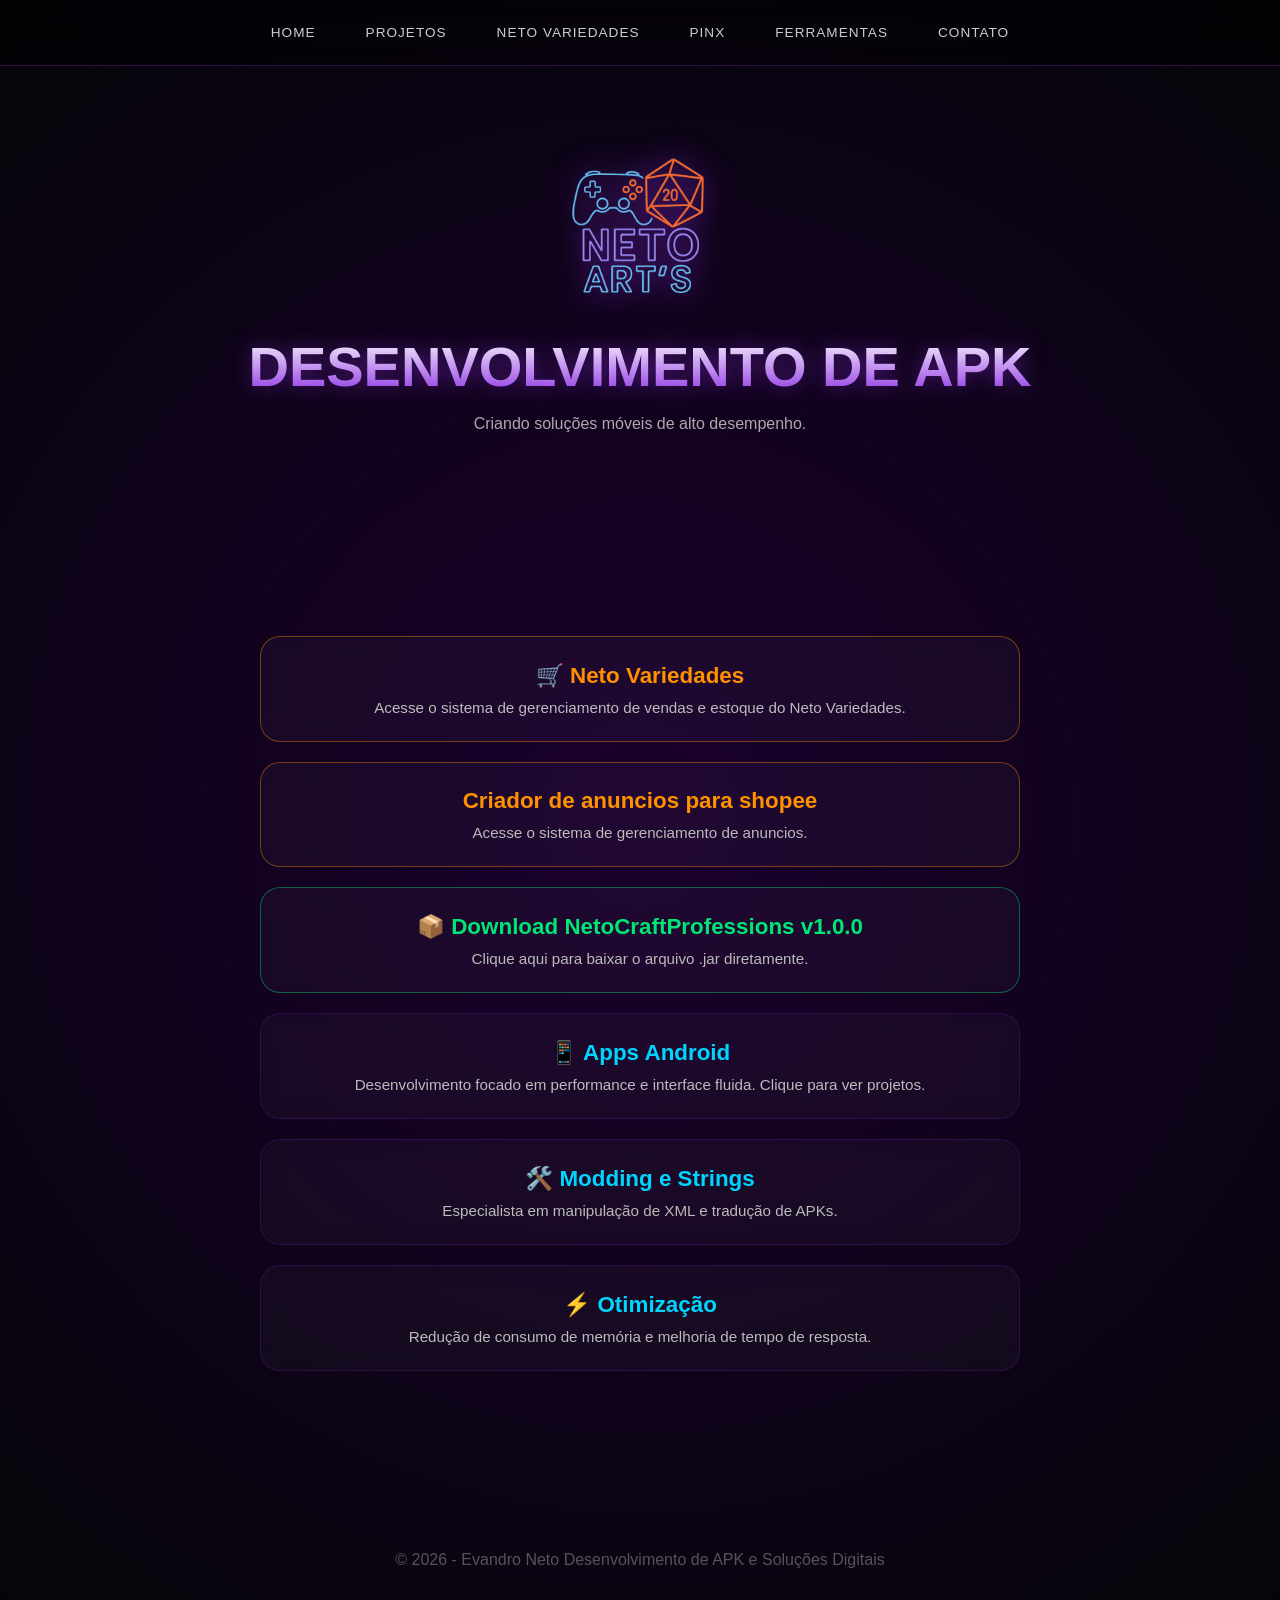
<file: index.html>
<!DOCTYPE html>
<html lang="pt-BR">
<head>
    <meta charset="UTF-8">
    <meta name="viewport" content="width=device-width, initial-scale=1.0">
    <title>Desenvolvimento de APK - Home</title>
    <style>
        :root {
            --bg-deep: #050508;
            --purple-glow: #8a2be2;
            --purple-dark: #1a002e;
            --accent: #00d4ff; 
            --text: #ffffff;
            --btn-green: #00e676;
            --btn-orange: #ff9100;
        }

        * {
            box-sizing: border-box;
            font-family: 'Inter', 'Segoe UI', sans-serif;
        }

        body {
            margin: 0;
            background-color: var(--bg-deep);
            color: var(--text);
            background: radial-gradient(circle at center, var(--purple-dark) 0%, var(--bg-deep) 100%);
            min-height: 100vh;
            overflow-x: hidden;
        }

        .stars {
            position: fixed;
            top: 0; left: 0; width: 100%; height: 100%;
            background: url('https://www.transparenttextures.com/patterns/stardust.png');
            opacity: 0.2;
            pointer-events: none;
            z-index: 0;
        }

        nav {
            display: flex;
            justify-content: center;
            gap: 20px;
            padding: 20px;
            background: rgba(0, 0, 0, 0.4);
            backdrop-filter: blur(15px);
            border-bottom: 1px solid rgba(138, 43, 226, 0.3);
            position: sticky;
            top: 0;
            z-index: 100;
            flex-wrap: wrap;
        }

        nav a {
            color: #ccc;
            text-decoration: none;
            font-weight: 500;
            transition: 0.3s;
            padding: 5px 15px;
            text-transform: uppercase;
            font-size: 0.85rem;
            letter-spacing: 1px;
        }

        nav a:hover {
            color: var(--accent);
            text-shadow: 0 0 10px var(--accent);
        }

        header {
            height: 50vh;
            display: flex;
            flex-direction: column;
            justify-content: center;
            align-items: center;
            text-align: center;
            position: relative;
            z-index: 1;
            animation: fadeIn 2s ease;
        }

        .logo-container {
            width: 180px; 
            height: auto;
            margin-bottom: 20px;
            filter: drop-shadow(0 0 15px var(--purple-glow));
        }

        h1 {
            font-size: 3.5rem;
            margin: 0;
            text-transform: uppercase;
            background: linear-gradient(to bottom, #fff, #8a2be2);
            -webkit-background-clip: text;
            -webkit-text-fill-color: transparent;
            filter: drop-shadow(0 0 10px rgba(138, 43, 226, 0.5));
        }

        .container {
            max-width: 800px;
            margin: 100px auto 100px;
            padding: 20px;
            display: grid;
            grid-template-columns: 1fr;
            gap: 20px;
            position: relative;
            z-index: 2;
        }

        .card {
            background: rgba(255, 255, 255, 0.03);
            border: 1px solid rgba(138, 43, 226, 0.2);
            padding: 25px;
            border-radius: 20px;
            transition: 0.4s ease;
            backdrop-filter: blur(10px);
            text-align: center;
            cursor: pointer;
            text-decoration: none;
            display: block;
        }

        .card:hover {
            border-color: var(--purple-glow);
            transform: scale(1.02);
            box-shadow: 0 0 30px rgba(138, 43, 226, 0.3);
            background: rgba(255, 255, 255, 0.07);
        }

        .card h2 {
            color: var(--accent);
            margin: 0 0 10px 0;
            font-size: 1.4rem;
        }

        .card p {
            color: #bbb;
            margin: 0;
            font-size: 0.95rem;
        }

        /* Estilo do Botão de Download */
        .card-download {
            border-color: rgba(0, 230, 118, 0.4);
        }

        .card-download h2 {
            color: var(--btn-green);
        }

        .card-download:hover {
            border-color: var(--btn-green);
            box-shadow: 0 0 30px rgba(0, 230, 118, 0.3);
        }

        /* Estilo do Botão Neto Variedades */
        .card-variedades {
            border-color: rgba(255, 145, 0, 0.4);
        }

        .card-variedades h2 {
            color: var(--btn-orange);
        }

        .card-variedades:hover {
            border-color: var(--btn-orange);
            box-shadow: 0 0 30px rgba(255, 145, 0, 0.3);
        }

        @keyframes fadeIn {
            from { opacity: 0; transform: translateY(20px); }
            to { opacity: 1; transform: translateY(0); }
        }

        footer {
            text-align: center;
            padding: 60px;
            color: #555;
        }
    </style>
</head>
<body>

    <div class="stars"></div>

    <nav>
        <a href="index.html">Home</a>
        <a href="projetos.html">Projetos</a>
        <a href="NetoVariedades.html">Neto Variedades</a>
        <a href="pinx.html">PINX</a>
        <a href="#ferramentas">Ferramentas</a>
        <a href="#contato">Contato</a>
    </nav>

    <header>
        <img src="imagens/logo.png" alt="Logo" class="logo-container">
        <h1>Desenvolvimento de APK</h1>
        <p style="color: #aaa;">Criando soluções móveis de alto desempenho.</p>
    </header>

    <main class="container">
        <!-- Botão para Neto Variedades -->
        <a href="NetoVariedades.html" class="card card-variedades">
            <h2>🛒 Neto Variedades</h2>
            <p>Acesse o sistema de gerenciamento de vendas e estoque do Neto Variedades.</p>
        </a>

        <a href="criador de anuncios shopee.html" class="card card-variedades">
            <h2> Criador de anuncios para shopee</h2>
            <p>Acesse o sistema de gerenciamento de anuncios.</p>
        </a>
 
        <a href="NetoCraftProfessions-1.0.0.jar" download class="card card-download">
            <h2>📦 Download NetoCraftProfessions v1.0.0</h2>
            <p>Clique aqui para baixar o arquivo .jar diretamente.</p>
        </a>

        <a href="projetos.html" class="card">
            <h2>📱 Apps Android</h2>
            <p>Desenvolvimento focado em performance e interface fluida. Clique para ver projetos.</p>
        </a>

        <div class="card">
            <h2>🛠️ Modding e Strings</h2>
            <p>Especialista em manipulação de XML e tradução de APKs.</p>
        </div>

        <div class="card">
            <h2>⚡ Otimização</h2>
            <p>Redução de consumo de memória e melhoria de tempo de resposta.</p>
        </div>
    </main>

    <footer>
        &copy; 2026 - Evandro Neto Desenvolvimento de APK e Soluções Digitais
    </footer>

</body>
</html>
</file>
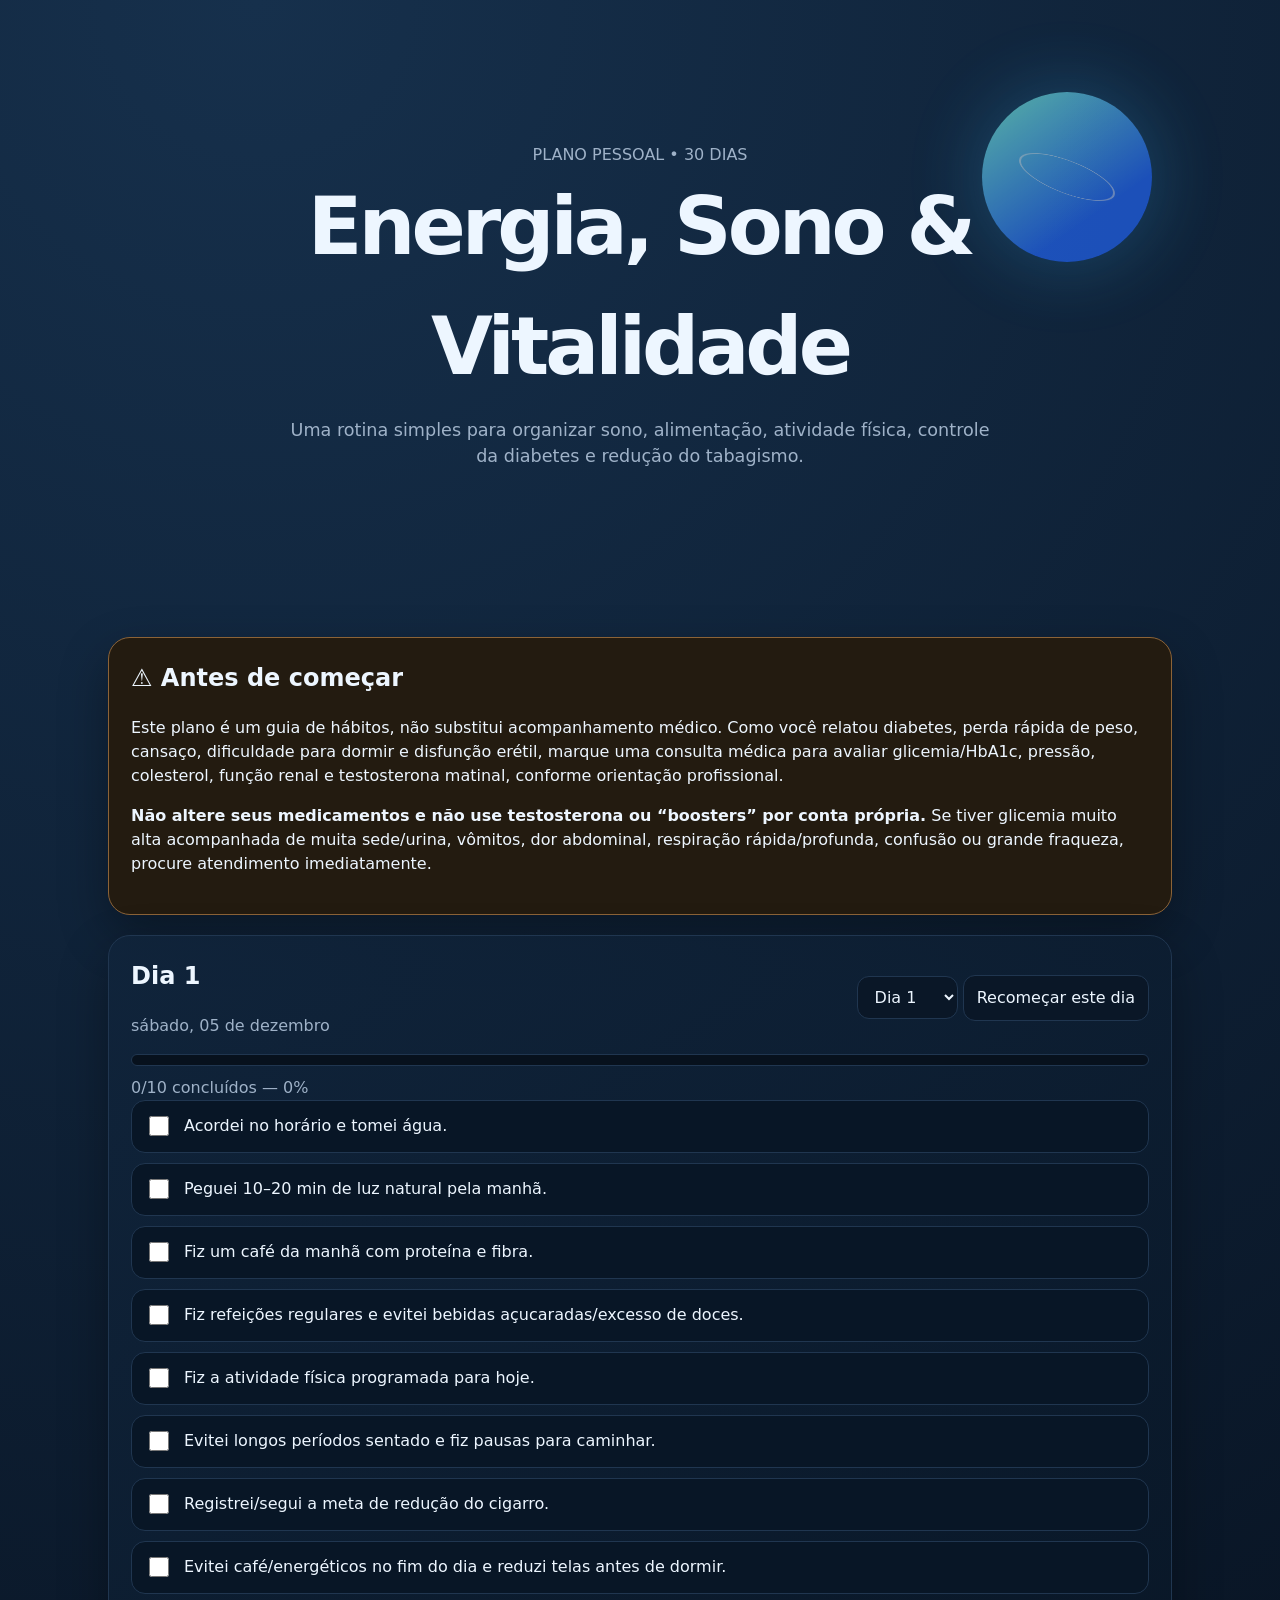
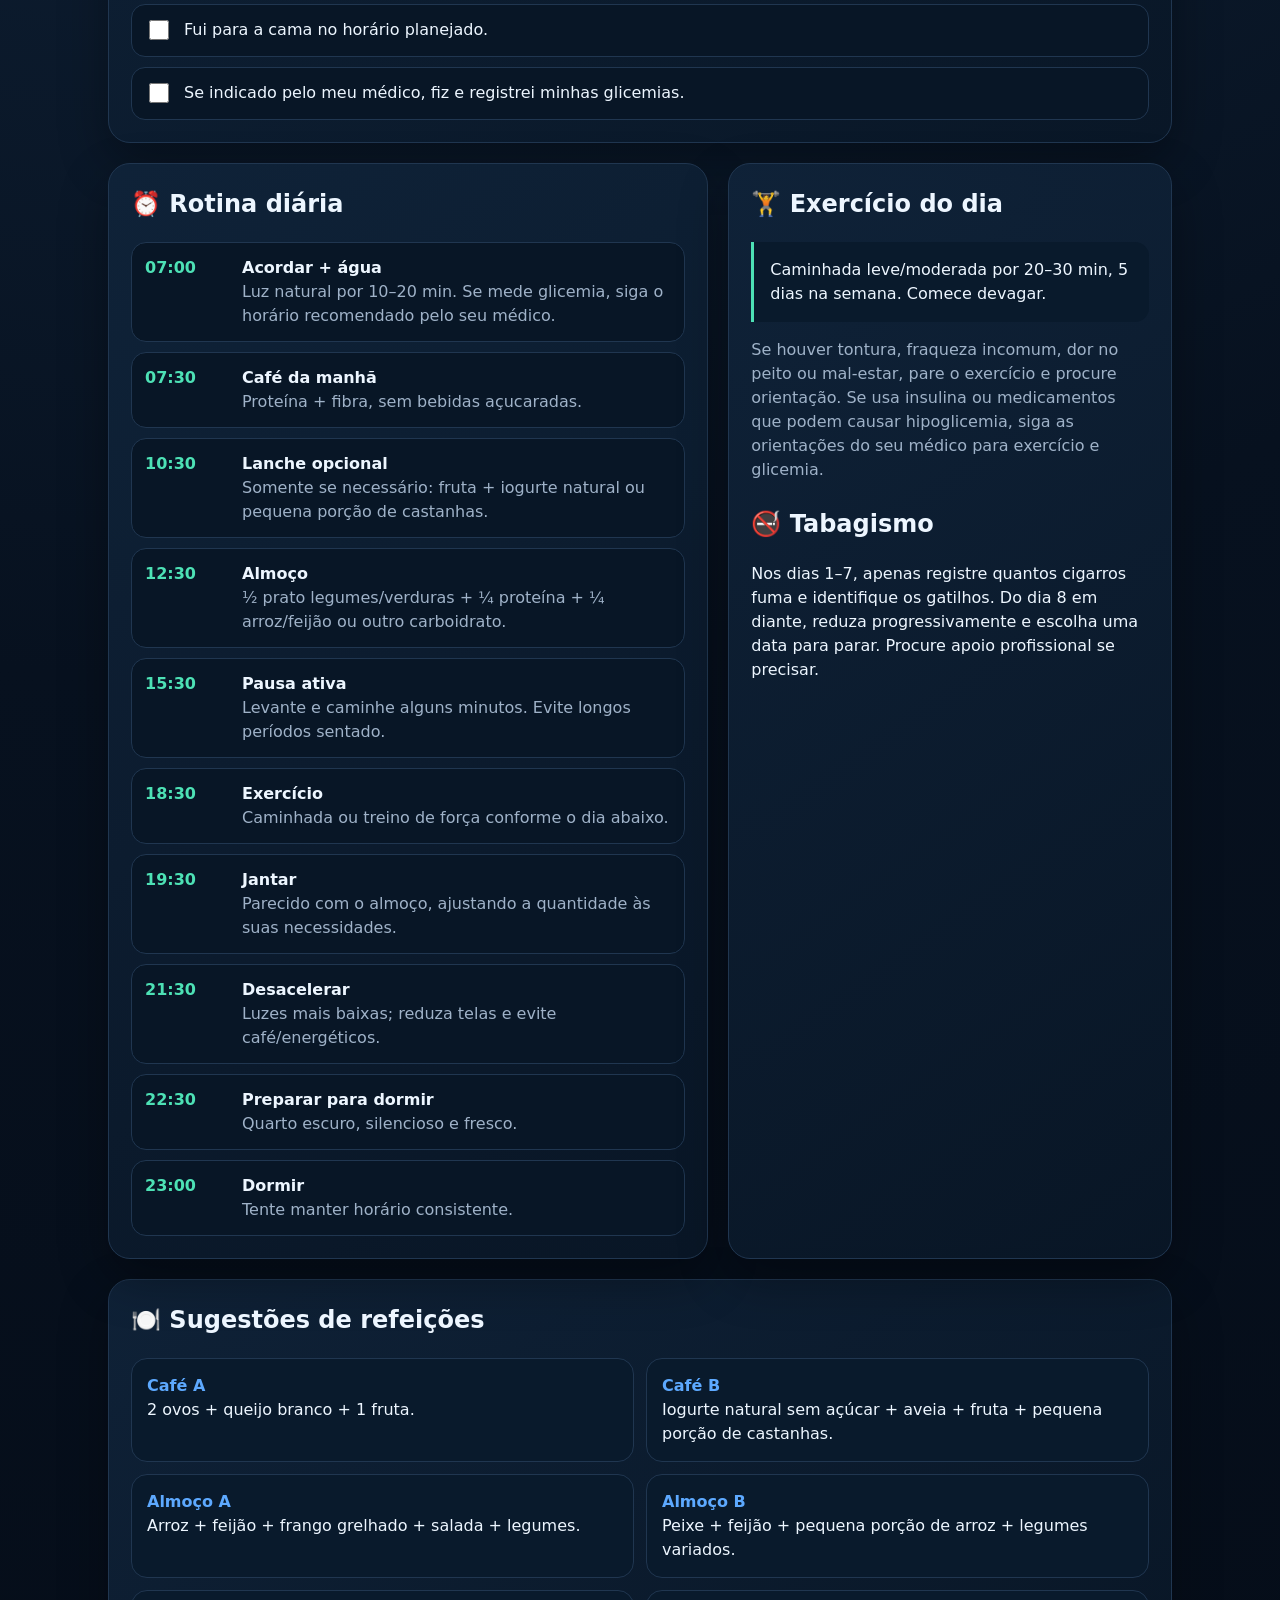
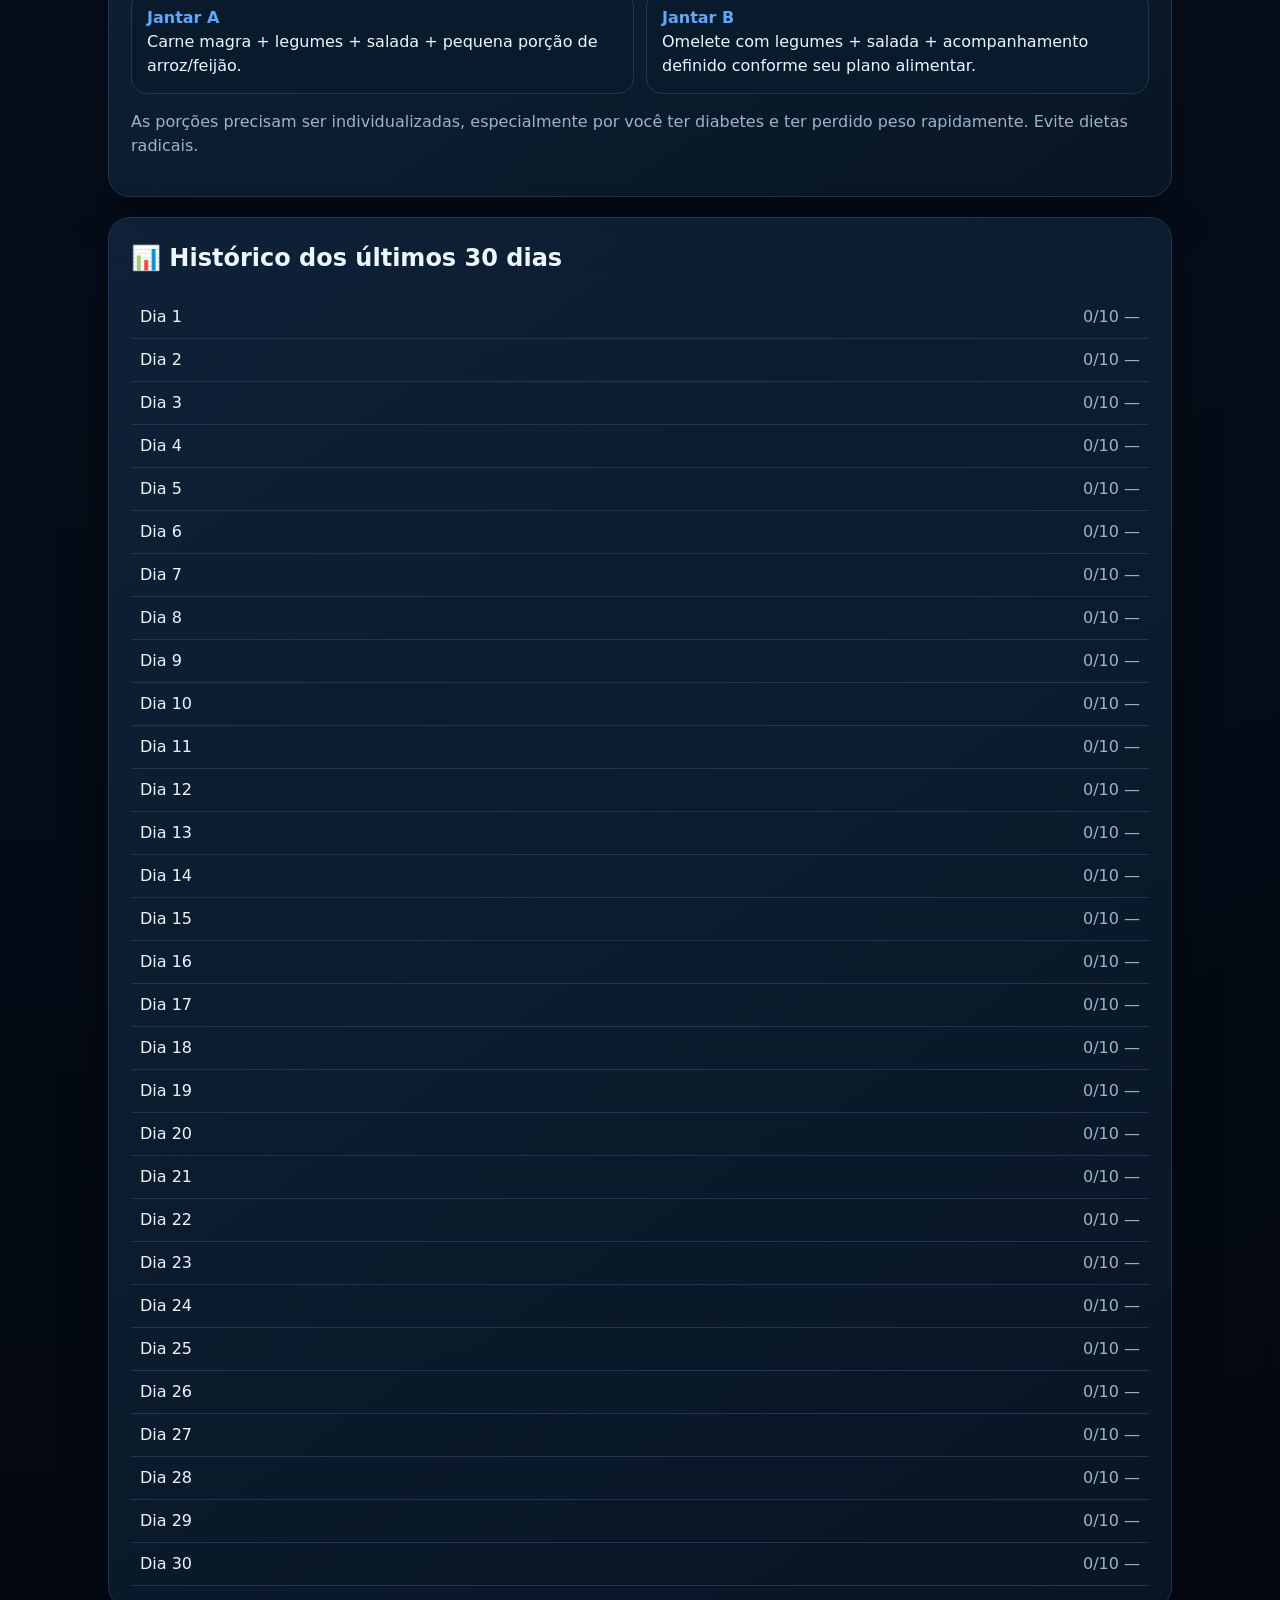
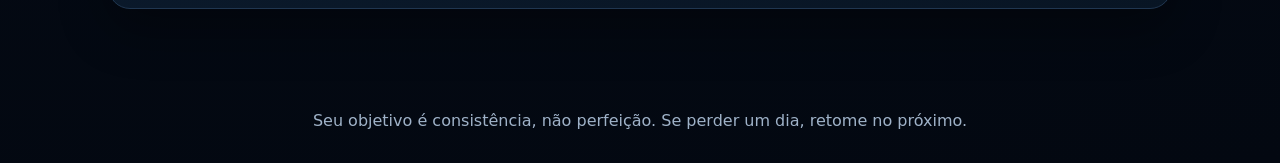
<file: 30D.html>
<!DOCTYPE html>
<html lang="pt-BR">
<head>
<meta charset="UTF-8">
<meta name="viewport" content="width=device-width,initial-scale=1">
<title>30 Dias — Energia, Sono & Vitalidade</title>
<style>
:root{--bg:#07111f;--card:#0d1b2d;--card2:#10243b;--text:#edf6ff;--muted:#9fb2c8;--accent:#4de1b5;--accent2:#5da9ff;--danger:#ff7777;--line:#203650}
*{box-sizing:border-box} html{scroll-behavior:smooth} body{margin:0;font-family:Inter,system-ui,Arial,sans-serif;background:radial-gradient(circle at 20% 0%,#16304c 0,#07111f 45%,#030811 100%);color:var(--text);line-height:1.5}
header{min-height:68vh;display:grid;place-items:center;padding:50px 20px;text-align:center;overflow:hidden;position:relative}
.hero{max-width:900px;position:relative;z-index:2}.hero h1{font-size:clamp(2.2rem,7vw,5rem);margin:0 0 10px;letter-spacing:-.05em}.hero p{color:var(--muted);font-size:1.1rem;max-width:700px;margin:0 auto}
.orb{position:absolute;width:170px;height:170px;border-radius:50%;background:linear-gradient(145deg,#7fffe0,#2469ff 70%);box-shadow:0 0 80px #3dbbff66;transform-style:preserve-3d;animation:float 6s ease-in-out infinite;right:10%;top:15%;opacity:.65}
.orb:after{content:"";position:absolute;inset:20%;border:2px solid #fff8;border-radius:50%;transform:rotateX(70deg) rotateY(20deg)}
@keyframes float{50%{transform:translateY(-28px) rotateX(35deg) rotateY(55deg)}}
.wrap{max-width:1100px;margin:auto;padding:25px 18px 70px}.grid{display:grid;grid-template-columns:1.15fr .85fr;gap:20px}
.card{background:linear-gradient(145deg,#10243bdd,#091727dd);border:1px solid var(--line);border-radius:22px;padding:22px;box-shadow:0 20px 50px #0005;transition:.35s transform,.35s border-color}.card:hover{transform:translateY(-4px);border-color:#386087}
h2{margin-top:0}.muted{color:var(--muted)}.warning{border-color:#8c6337;background:#231b10}
.progress{height:12px;background:#07111d;border-radius:99px;overflow:hidden;border:1px solid var(--line)}.bar{height:100%;width:0;background:linear-gradient(90deg,var(--accent),var(--accent2));transition:width .5s}
#progressText{margin:10px 0 0;color:var(--muted)}
.timeline{display:grid;gap:10px}.time{display:grid;grid-template-columns:82px 1fr;gap:15px;padding:13px;border:1px solid var(--line);border-radius:15px;background:#081626;transition:.25s}.time:hover{transform:translateX(4px)}.clock{font-weight:800;color:var(--accent)}
.daybox{display:flex;align-items:center;gap:10px;justify-content:space-between;flex-wrap:wrap;margin-bottom:16px}
select,button{font:inherit;border-radius:12px;border:1px solid var(--line);background:#0a1727;color:var(--text);padding:10px 13px}button{cursor:pointer;transition:.2s}button:hover{transform:translateY(-2px);border-color:var(--accent)}button.primary{background:linear-gradient(135deg,#159c7a,#2164b6);border:0}
.checks{display:grid;gap:10px}.check{display:flex;gap:12px;align-items:flex-start;padding:13px;border:1px solid var(--line);border-radius:14px;background:#081626;transition:.2s}.check.done{border-color:#277e6b;background:#0b2a25}.check input{width:20px;height:20px;accent-color:var(--accent);margin-top:2px}.check label{cursor:pointer;flex:1}
.meals{display:grid;grid-template-columns:repeat(2,1fr);gap:12px}.meal{padding:15px;border-radius:16px;background:#091a2c;border:1px solid var(--line)}.meal b{color:var(--accent2)}
.exercise{padding:16px;border-left:3px solid var(--accent);background:#091a2c;border-radius:0 14px 14px 0;margin:10px 0}
footer{text-align:center;color:var(--muted);padding:30px 15px}
@media(max-width:800px){.grid,.meals{grid-template-columns:1fr}.orb{right:-60px;top:5%}.time{grid-template-columns:65px 1fr}}
</style>
</head>
<body>
<header>
<div class="orb"></div>
<div class="hero">
<div class="muted">PLANO PESSOAL • 30 DIAS</div>
<h1>Energia, Sono & Vitalidade</h1>
<p>Uma rotina simples para organizar sono, alimentação, atividade física, controle da diabetes e redução do tabagismo.</p>
</div>
</header>

<main class="wrap">
<section class="card warning">
<h2>⚠️ Antes de começar</h2>
<p>Este plano é um guia de hábitos, não substitui acompanhamento médico. Como você relatou diabetes, perda rápida de peso, cansaço, dificuldade para dormir e disfunção erétil, marque uma consulta médica para avaliar glicemia/HbA1c, pressão, colesterol, função renal e testosterona matinal, conforme orientação profissional.</p>
<p><b>Não altere seus medicamentos e não use testosterona ou “boosters” por conta própria.</b> Se tiver glicemia muito alta acompanhada de muita sede/urina, vômitos, dor abdominal, respiração rápida/profunda, confusão ou grande fraqueza, procure atendimento imediatamente.</p>
</section>

<section class="card" style="margin-top:20px">
<div class="daybox">
<div><h2 id="dayTitle">Dia 1</h2><div class="muted" id="dateText"></div></div>
<div>
<select id="daySelect"></select>
<button id="resetBtn">Recomeçar este dia</button>
</div>
</div>
<div class="progress"><div class="bar" id="bar"></div></div>
<p id="progressText">0% concluído</p>
<div id="checklist" class="checks"></div>
</section>

<div class="grid" style="margin-top:20px">
<section class="card">
<h2>⏰ Rotina diária</h2>
<div class="timeline">
<div class="time"><div class="clock">07:00</div><div><b>Acordar + água</b><br><span class="muted">Luz natural por 10–20 min. Se mede glicemia, siga o horário recomendado pelo seu médico.</span></div></div>
<div class="time"><div class="clock">07:30</div><div><b>Café da manhã</b><br><span class="muted">Proteína + fibra, sem bebidas açucaradas.</span></div></div>
<div class="time"><div class="clock">10:30</div><div><b>Lanche opcional</b><br><span class="muted">Somente se necessário: fruta + iogurte natural ou pequena porção de castanhas.</span></div></div>
<div class="time"><div class="clock">12:30</div><div><b>Almoço</b><br><span class="muted">½ prato legumes/verduras + ¼ proteína + ¼ arroz/feijão ou outro carboidrato.</span></div></div>
<div class="time"><div class="clock">15:30</div><div><b>Pausa ativa</b><br><span class="muted">Levante e caminhe alguns minutos. Evite longos períodos sentado.</span></div></div>
<div class="time"><div class="clock">18:30</div><div><b>Exercício</b><br><span class="muted">Caminhada ou treino de força conforme o dia abaixo.</span></div></div>
<div class="time"><div class="clock">19:30</div><div><b>Jantar</b><br><span class="muted">Parecido com o almoço, ajustando a quantidade às suas necessidades.</span></div></div>
<div class="time"><div class="clock">21:30</div><div><b>Desacelerar</b><br><span class="muted">Luzes mais baixas; reduza telas e evite café/energéticos.</span></div></div>
<div class="time"><div class="clock">22:30</div><div><b>Preparar para dormir</b><br><span class="muted">Quarto escuro, silencioso e fresco.</span></div></div>
<div class="time"><div class="clock">23:00</div><div><b>Dormir</b><br><span class="muted">Tente manter horário consistente.</span></div></div>
</div>
</section>

<section class="card">
<h2>🏋️ Exercício do dia</h2>
<div id="exerciseBox"></div>
<h2 style="margin-top:24px">🚭 Tabagismo</h2>
<p>Nos dias 1–7, apenas registre quantos cigarros fuma e identifique os gatilhos. Do dia 8 em diante, reduza progressivamente e escolha uma data para parar. Procure apoio profissional se precisar.</p>
</section>
</div>

<section class="card" style="margin-top:20px">
<h2>🍽️ Sugestões de refeições</h2>
<div class="meals">
<div class="meal"><b>Café A</b><br>2 ovos + queijo branco + 1 fruta.</div>
<div class="meal"><b>Café B</b><br>Iogurte natural sem açúcar + aveia + fruta + pequena porção de castanhas.</div>
<div class="meal"><b>Almoço A</b><br>Arroz + feijão + frango grelhado + salada + legumes.</div>
<div class="meal"><b>Almoço B</b><br>Peixe + feijão + pequena porção de arroz + legumes variados.</div>
<div class="meal"><b>Jantar A</b><br>Carne magra + legumes + salada + pequena porção de arroz/feijão.</div>
<div class="meal"><b>Jantar B</b><br>Omelete com legumes + salada + acompanhamento definido conforme seu plano alimentar.</div>
</div>
<p class="muted">As porções precisam ser individualizadas, especialmente por você ter diabetes e ter perdido peso rapidamente. Evite dietas radicais.</p>
</section>

<section class="card" style="margin-top:20px">
<h2>📊 Histórico dos últimos 30 dias</h2>
<div id="history"></div>
</section>
</main>
<footer>Seu objetivo é consistência, não perfeição. Se perder um dia, retome no próximo.</footer>

<script>
const KEY="plano30_v1";
const todayKey=()=>new Date().toISOString().slice(0,10);
const load=()=>JSON.parse(localStorage.getItem(KEY)||'{"start":null,"days":{}}');
let state=load();

function localDateKey(d=new Date()){
  const x=new Date(d.getTime()-d.getTimezoneOffset()*60000); return x.toISOString().slice(0,10);
}
function diffDays(a,b){return Math.floor((new Date(b)-new Date(a))/86400000)}
function ensureStart(){
  if(!state.start) state.start=localDateKey();
  localStorage.setItem(KEY,JSON.stringify(state));
}
ensureStart();

function currentDay(){
  const d=Math.max(1,Math.min(30,diffDays(new Date(state.start+"T00:00:00"),new Date(localDateKey()+"T00:00:00"))+1));
  return d;
}
function dayData(n){
  const ex=n<=7?`Caminhada leve/moderada por 20–30 min, 5 dias na semana. Comece devagar.`
  :n<=14?`3x/semana: agachamento em cadeira 2×10, flexão na parede/bancada 2×10, remada com elástico/peso 2×10, elevação de quadril 2×10 + caminhada 20–30 min.`
  :n<=21?`Treino de força 3x/semana, 3 séries dos exercícios acima, sem chegar à exaustão + caminhada.`
  :`Objetivo da semana: cerca de 150 min de atividade moderada + força pelo menos 2x/semana, aumentando gradualmente.`;
  return ex;
}
const items=[
["wake","Acordei no horário e tomei água."],
["light","Peguei 10–20 min de luz natural pela manhã."],
["breakfast","Fiz um café da manhã com proteína e fibra."],
["meals","Fiz refeições regulares e evitei bebidas açucaradas/excesso de doces."],
["activity","Fiz a atividade física programada para hoje."],
["active","Evitei longos períodos sentado e fiz pausas para caminhar."],
["smoke","Registrei/segui a meta de redução do cigarro."],
["sleep","Evitei café/energéticos no fim do dia e reduzi telas antes de dormir."],
["bed","Fui para a cama no horário planejado."],
["glucose","Se indicado pelo meu médico, fiz e registrei minhas glicemias."]
];

function selectedDay(){return +document.getElementById("daySelect").value}
function render(){
 const n=selectedDay(), key=localDateKey(new Date(new Date(state.start+"T00:00:00").getTime()+(n-1)*86400000));
 const d=state.days[key]||{};
 document.getElementById("dayTitle").textContent=`Dia ${n}`;
 document.getElementById("dateText").textContent=new Date(key+"T12:00:00").toLocaleDateString("pt-BR",{weekday:"long",day:"2-digit",month:"long"});
 document.getElementById("exerciseBox").innerHTML=`<div class="exercise">${dayData(n)}</div><p class="muted">Se houver tontura, fraqueza incomum, dor no peito ou mal-estar, pare o exercício e procure orientação. Se usa insulina ou medicamentos que podem causar hipoglicemia, siga as orientações do seu médico para exercício e glicemia.</p>`;
 const box=document.getElementById("checklist"); box.innerHTML="";
 items.forEach(([id,text],i)=>{
   const div=document.createElement("div"); div.className="check"+(d[id]?" done":"");
   div.innerHTML=`<input type="checkbox" id="c${i}" ${d[id]?"checked":""}><label for="c${i}">${text}</label>`;
   div.querySelector("input").onchange=e=>toggle(key,id,e.target.checked);
   box.appendChild(div);
 });
 updateProgress(d);
 renderHistory();
}
function toggle(key,id,val){
 state.days[key]=state.days[key]||{};
 state.days[key][id]=val;
 localStorage.setItem(KEY,JSON.stringify(state));
 render();
 const done=items.every(([x])=>state.days[key]?.[x]);
 if(done && key===localDateKey()){
   alert("🎉 Checklist concluído! Você fez tudo de hoje. O checklist ficará bloqueado até amanhã.");
   document.querySelectorAll("#checklist input").forEach(x=>x.disabled=true);
 }
}
function updateProgress(d){
 const count=items.filter(([x])=>d[x]).length, pct=Math.round(count/items.length*100);
 document.getElementById("bar").style.width=pct+"%";
 document.getElementById("progressText").textContent=`${count}/${items.length} concluídos — ${pct}%`;
}
function renderHistory(){
 const h=document.getElementById("history"); h.innerHTML="";
 for(let i=1;i<=30;i++){
  const key=localDateKey(new Date(new Date(state.start+"T00:00:00").getTime()+(i-1)*86400000));
  const d=state.days[key]||{}, count=items.filter(([x])=>d[x]).length;
  const el=document.createElement("div"); el.style.cssText="display:flex;justify-content:space-between;padding:9px;border-bottom:1px solid var(--line)";
  el.innerHTML=`<span>Dia ${i}</span><span class="muted">${count}/${items.length} ${count===items.length?"✓ Concluído":"—"}</span>`;
  h.appendChild(el);
 }
}
const sel=document.getElementById("daySelect");
for(let i=1;i<=30;i++){let o=document.createElement("option");o.value=i;o.textContent="Dia "+i;sel.appendChild(o)}
sel.value=currentDay(); sel.onchange=render;
document.getElementById("resetBtn").onclick=()=>{
 const n=selectedDay();
 if(n!==currentDay()){alert("Você só pode alterar o checklist do dia atual.");return}
 const key=localDateKey(); delete state.days[key]; localStorage.setItem(KEY,JSON.stringify(state)); render();
};
render();
</script>
</body>
</html>
</file>
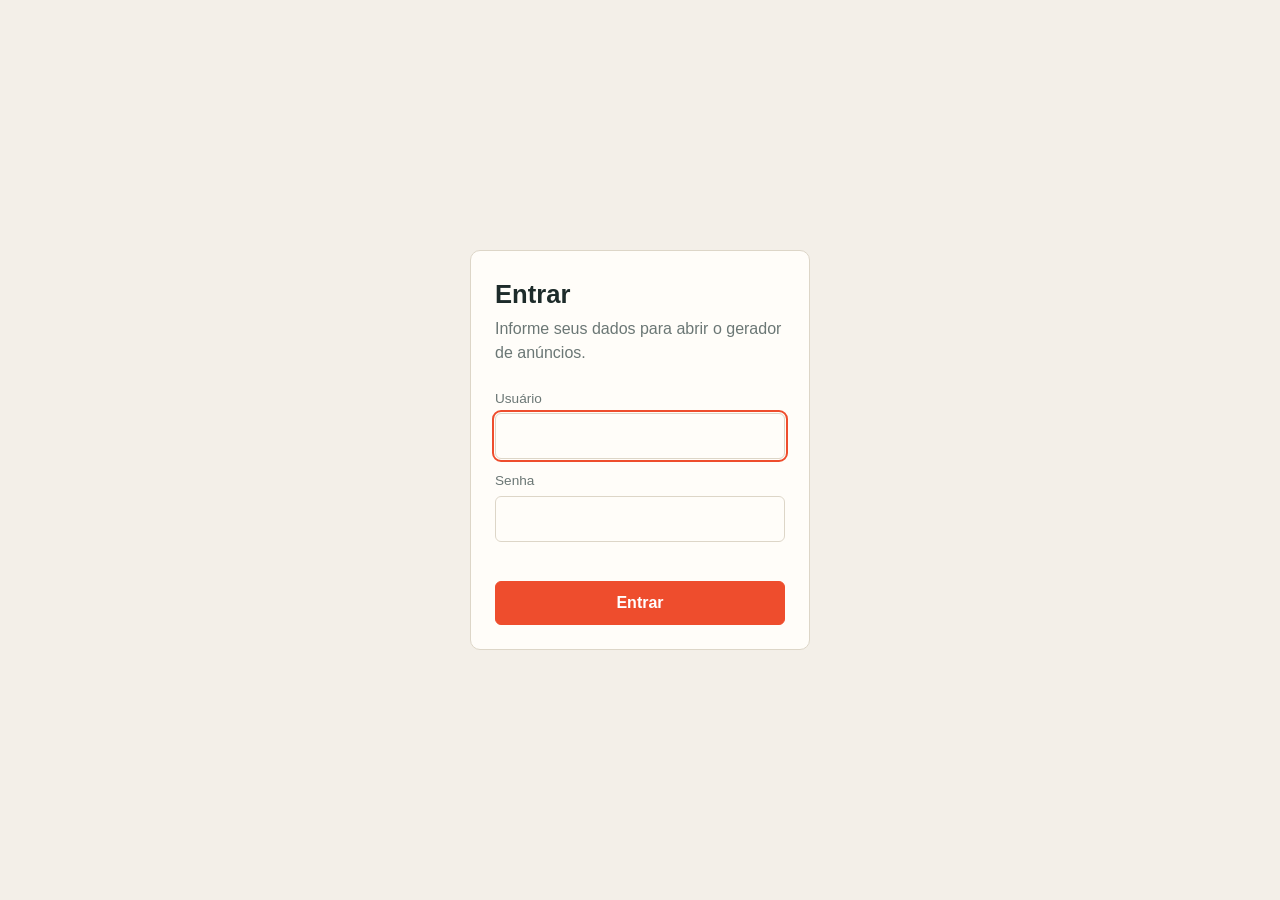
<file: criador de anuncios shopee.html>
<!DOCTYPE html>
<html lang="pt-BR">
<head>
<meta charset="UTF-8">
<meta name="viewport" content="width=device-width, initial-scale=1">
<title>Anúncios Shopee para WhatsApp</title>
<link rel="stylesheet" href="https://fonts.googleapis.com/css2?family=Noto+Color+Emoji&display=swap">
<style>
  :root{--bg:#f3efe8;--card:#fffdf9;--ink:#1d2b2a;--muted:#6b7775;--line:#ddd6c8;--accent:#ee4d2d;--wa:#128c4a;--bubble:#d9fdd3}
  @media (prefers-color-scheme:dark){:root{--bg:#141a19;--card:#1c2423;--ink:#e9efed;--muted:#97a5a2;--line:#2f3b39;--bubble:#144d37}}
  *{box-sizing:border-box}
  body{margin:0;background:var(--bg);color:var(--ink);font:16px/1.5 "Trebuchet MS","Segoe UI",sans-serif}
  main{max-width:960px;margin:0 auto;padding:24px 16px 48px}
  h1{font-size:1.6rem;margin:0 0 4px}
  .sub{color:var(--muted);margin:0 0 24px}
  .grid{display:grid;gap:20px;grid-template-columns:1fr 1fr}
  @media(max-width:760px){.grid{grid-template-columns:1fr}}
  section{background:var(--card);border:1px solid var(--line);border-radius:10px;padding:18px}
  h2{font-size:1.05rem;margin:0 0 12px}
  label{display:block;font-size:.85rem;color:var(--muted);margin:12px 0 4px}
  input,textarea{width:100%;padding:10px;border:1px solid var(--line);border-radius:6px;background:transparent;color:var(--ink);font:inherit}
  textarea{min-height:70px;resize:vertical}
  input:focus,textarea:focus,button:focus-visible{outline:2px solid var(--accent);outline-offset:1px}
  .row{display:grid;grid-template-columns:1fr 1fr;gap:10px}
  .hint{font-size:.8rem;color:var(--muted);margin-top:4px}
  #status{font-size:.85rem;margin-top:8px;min-height:1.3em;color:var(--muted)}
  #status.ok{color:var(--wa)} #status.erro{color:#c0392b}
  button{font:inherit;cursor:pointer;border-radius:6px;padding:9px 14px;border:1px solid var(--line);background:transparent;color:var(--ink)}
  button.primary{background:var(--accent);border-color:var(--accent);color:#fff;font-weight:700}
  button.wa{background:var(--wa);border-color:var(--wa);color:#fff;font-weight:700}
  button.danger{color:#c0392b;border-color:#c0392b}
  .actions{display:flex;flex-wrap:wrap;gap:8px;margin-top:14px}
  .chat{background:#e5ddd5;border-radius:8px;padding:14px;min-height:120px}
  @media(prefers-color-scheme:dark){.chat{background:#0b141a}}
  .bubble{background:var(--bubble);color:#111;border-radius:8px 8px 0 8px;padding:10px 12px;white-space:pre-wrap;word-break:break-word;font-size:.95rem;font-family:"Apple Color Emoji","Noto Color Emoji","Segoe UI",sans-serif}
  @media(prefers-color-scheme:dark){.bubble{color:#e9edef}}
  .empty{color:var(--muted);font-size:.9rem}
  .saved{margin-top:20px}
  .item{border-top:1px solid var(--line);padding:12px 0;display:flex;gap:10px;align-items:center;justify-content:space-between;flex-wrap:wrap}
  .item:first-child{border-top:0}
  .item b{display:block}
  .item span{color:var(--muted);font-size:.85rem}
  .item .actions{margin:0}
  #login{min-height:100vh;display:flex;align-items:center;justify-content:center;padding:16px}
  #login[hidden],#app[hidden]{display:none}
  #formLogin{background:var(--card);border:1px solid var(--line);border-radius:10px;padding:24px;width:100%;max-width:340px}
  #loginErro{color:#c0392b;font-size:.85rem;min-height:1.3em;margin-top:8px}
  .toast{position:fixed;bottom:16px;left:50%;transform:translateX(-50%);background:var(--ink);color:var(--bg);padding:8px 16px;border-radius:6px;opacity:0;transition:opacity .2s;pointer-events:none}
  .toast.on{opacity:1}
</style>
</head>
<body>
<div id="login">
  <form id="formLogin" autocomplete="on">
    <h1>Entrar</h1>
    <p class="sub">Informe seus dados para abrir o gerador de anúncios.</p>
    <label for="usuario">Usuário</label>
    <input id="usuario" type="text" autocomplete="username" required>
    <label for="senha">Senha</label>
    <input id="senha" type="password" autocomplete="current-password" required>
    <div id="loginErro" role="alert"></div>
    <button class="primary" type="submit" style="width:100%;margin-top:14px">Entrar</button>
  </form>
</div>
<div id="app" hidden>
<main>
  <div style="display:flex;justify-content:space-between;align-items:flex-start;gap:12px">
  <h1>Anúncios Shopee para WhatsApp</h1>
  <button id="btnSair">Sair</button>
  </div>
  <p class="sub">Cole o link do produto: o nome e o preço são buscados automaticamente.</p>

  <div class="grid">
    <section>
      <h2>Dados do produto</h2>

      <label for="link">Link do produto (Shopee)</label>
      <input id="link" type="url" placeholder="https://shopee.com.br/...">
      <div class="actions" style="margin-top:8px"><button id="btnBuscar">Buscar nome e preço</button></div>
      <div id="status"></div>

      <label for="titulo">Nome do produto</label>
      <input id="titulo" type="text" placeholder="Preenchido automaticamente">

      <div class="row">
        <div>
          <label for="preco">Preço atual</label>
          <input id="preco" type="text" inputmode="decimal" placeholder="49,90">
        </div>
        <div>
          <label for="precoAntigo">Preço antigo (opcional)</label>
          <input id="precoAntigo" type="text" inputmode="decimal" placeholder="79,90">
        </div>
      </div>

      <label for="texto">Texto da página (opcional)</label>
      <textarea id="texto" placeholder="Se o preço não for achado sozinho: abra o produto, copie a página inteira (Ctrl+A, Ctrl+C) e cole aqui."></textarea>

      <label for="loja">Link da sua loja (opcional)</label>
      <input id="loja" type="url" placeholder="https://shopee.com.br/sua_loja">
      <div class="hint">Fica guardado neste navegador para os próximos anúncios.</div>

      <div class="actions">
        <button class="primary" id="btnSalvar">Salvar anúncio</button>
        <button id="btnTrocar">Trocar texto da descrição</button>
        <button id="btnLimpar">Limpar</button>
      </div>
    </section>

    <section>
      <h2>Prévia no WhatsApp</h2>
      <div class="chat" id="chat"></div>
      <div class="actions">
        <button class="wa" id="btnShare">Compartilhar no WhatsApp</button>
        <button id="btnCopiar">Copiar texto</button>
      </div>
    </section>
  </div>

  <section class="saved">
    <h2>Anúncios salvos neste navegador</h2>
    <div id="lista"></div>
    <div class="actions" id="areaTudo" hidden>
      <button class="danger" id="btnLimparTudo">Excluir todos</button>
    </div>
  </section>
</main>
</div>
<div class="toast" id="toast"></div>

<script>
const KEY = "anuncios_shopee_v1", KEY_LOJA = "anuncios_shopee_loja";
const $ = id => document.getElementById(id);
let editandoId = null, genIdx = 0;

/* ---------- descrições genéricas ---------- */
const GEN = [
  ["✨ Qualidade e ótimo custo-benefício", "🚚 Enviamos para todo o Brasil", "⭐ Produto muito bem avaliado"],
  ["😍 Você vai amar!", "📦 Estoque limitado, corre!", "🔒 Compra segura pela Shopee"],
  ["💥 Preço que não dá pra perder", "✅ Praticidade para o seu dia a dia", "🎁 Perfeito para presentear"]
];

/* ---------- armazenamento local ---------- */
function carregar(){ try { return JSON.parse(localStorage.getItem(KEY)) || []; } catch(e){ return []; } }
function gravar(lista){
  try { localStorage.setItem(KEY, JSON.stringify(lista)); return true; }
  catch(e){ aviso("Não foi possível gravar neste navegador."); return false; }
}

/* ---------- utilidades ---------- */
function aviso(msg){ const t = $("toast"); t.textContent = msg; t.classList.add("on"); setTimeout(()=>t.classList.remove("on"), 2200); }
function status(msg, tipo){ const s = $("status"); s.textContent = msg; s.className = tipo || ""; }
function paraBR(n){ return n.toFixed(2).replace(".", ","); }
function formatarPreco(v){
  v = (v||"").trim().replace(/^R\$\s*/i,"");
  if(!v) return "";
  const n = parseFloat(v.replace(/\./g,"").replace(",","."));
  if(isNaN(n)) return "R$ " + v;
  return n.toLocaleString("pt-BR",{style:"currency",currency:"BRL"});
}
function nomeDoLink(url){
  try{
    let slug = decodeURIComponent(new URL(url).pathname.split("/").filter(Boolean)[0] || "");
    slug = slug.replace(/-i\.\d+\.\d+$/,"");
    if(!slug || /^product$/i.test(slug) || /^\d+$/.test(slug)) return "";
    return slug.replace(/-/g," ").replace(/\s+/g," ").trim();
  }catch(e){ return ""; }
}
function idsDoLink(url){
  const m = url.match(/-i\.(\d+)\.(\d+)/) || url.match(/\/product\/(\d+)\/(\d+)/);
  return m ? {shop:m[1], item:m[2]} : null;
}

/* ---------- detecção de preço ---------- */
function precosDoTexto(txt){
  const vals = [...(txt||"").matchAll(/R\$\s*([\d.]+,\d{2})/g)]
    .map(m => parseFloat(m[1].replace(/\./g,"").replace(",",".")))
    .filter(n => n > 0);
  if(!vals.length) return null;
  const min = Math.min(...vals), max = Math.max(...vals);
  return {preco:min, antigo:(max > min*1.05 && max < min*10) ? max : null};
}
async function buscarTexto(url, ms = 9000){
  const proxies = [
    u => "https://api.allorigins.win/raw?url=" + encodeURIComponent(u),
    u => "https://corsproxy.io/?url=" + encodeURIComponent(u)
  ];
  for(const p of proxies){
    const ctrl = new AbortController(), t = setTimeout(()=>ctrl.abort(), ms);
    try{
      const r = await fetch(p(url), {signal: ctrl.signal});
      clearTimeout(t);
      if(r.ok) return await r.text();
    }catch(e){ clearTimeout(t); }
  }
  return null;
}
function lerHtml(html){
  const doc = new DOMParser().parseFromString(html, "text/html");
  const meta = p => (doc.querySelector(`meta[property="${p}"],meta[name="${p}"]`) || {}).content || "";
  let titulo = (meta("og:title") || doc.title || "").replace(/\s*\|\s*Shopee.*$/i, "").trim();
  let preco = null, antigo = null;
  for(const s of doc.querySelectorAll('script[type="application/ld+json"]')){
    try{
      const arr = [].concat(JSON.parse(s.textContent));
      for(const o of arr){
        if(o.name && !titulo) titulo = o.name;
        const of = [].concat(o.offers || []);
        for(const f of of){
          const v = parseFloat(f.price || f.lowPrice);
          if(v > 0 && !preco) preco = v;
        }
      }
    }catch(e){}
  }
  if(!preco){
    const v = parseFloat(meta("product:price:amount"));
    if(v > 0) preco = v;
  }
  if(!preco){
    const r = precosDoTexto(meta("og:description"));
    if(r){ preco = r.preco; antigo = r.antigo; }
  }
  return {titulo, preco, antigo};
}
function aplicar(d){
  if(d.titulo) $("titulo").value = d.titulo;
  if(d.preco){ $("preco").value = paraBR(d.preco); }
  if(d.antigo && d.antigo > d.preco){ $("precoAntigo").value = paraBR(d.antigo); }
  atualizarPrevia();
}
async function detectar(){
  const link = $("link").value.trim();
  if(!link){ status("Cole o link do produto primeiro.", "erro"); return; }
  status("Buscando dados do produto...");
  const dados = {titulo: nomeDoLink(link), preco: null, antigo: null};

  const ids = idsDoLink(link);
  if(ids){
    const txt = await buscarTexto(`https://shopee.com.br/api/v4/item/get?itemid=${ids.item}&shopid=${ids.shop}`);
    try{
      const it = (JSON.parse(txt) || {}).data;
      if(it && it.price){
        dados.titulo = it.name || dados.titulo;
        dados.preco = it.price / 100000;
        if(it.price_before_discount > it.price) dados.antigo = it.price_before_discount / 100000;
      }
    }catch(e){}
  }
  if(!dados.preco){
    const html = await buscarTexto(link);
    if(html){
      const h = lerHtml(html);
      dados.titulo = h.titulo || dados.titulo;
      dados.preco = h.preco; dados.antigo = h.antigo;
    }
  }
  if(!dados.preco){
    const r = precosDoTexto($("texto").value);
    if(r){ dados.preco = r.preco; dados.antigo = r.antigo; }
  }
  aplicar(dados);
  if(dados.preco) status("Preço encontrado. Confira os valores antes de compartilhar.", "ok");
  else status("A Shopee bloqueou a leitura automática. Cole o texto da página na caixa abaixo (ou digite o preço) e clique em Buscar de novo.", "erro");
}

/* ---------- mensagem (formato WhatsApp) ---------- */
function montarTexto(d){
  if(!d.link) return "";
  const L = ["🔥 *PROMOÇÃO IMPERDÍVEL!!* 🔥", ""];
  if(d.titulo) L.push("🛍️ *" + d.titulo + "*", "");
  GEN[d.gen % GEN.length].forEach(p => L.push(p));
  L.push("");
  const atual = formatarPreco(d.preco), antigo = formatarPreco(d.precoAntigo);
  if(atual){
    if(antigo) L.push("De ~" + antigo + "~");
    L.push("💰 *Por apenas " + atual + "*");
  }
  L.push("🏆 *Melhor preço da Shopee!*", "");
  L.push("🛒 *Compre aqui:* " + d.link);
  if(d.loja) L.push("", "🏪 *Confira nossa loja:* " + d.loja);
  return L.join("\n");
}
function lerForm(){
  return {link: $("link").value.trim(), titulo: $("titulo").value.trim(), preco: $("preco").value,
    precoAntigo: $("precoAntigo").value, texto: $("texto").value, loja: $("loja").value.trim(), gen: genIdx};
}

/* ---------- prévia ---------- */
function esc(s){ return s.replace(/[&<>]/g, c => ({"&":"&amp;","<":"&lt;",">":"&gt;"}[c])); }
function atualizarPrevia(){
  const texto = montarTexto(lerForm()), chat = $("chat");
  if(!texto){ chat.innerHTML = '<div class="empty">Cole o link para ver a prévia.</div>'; return; }
  chat.innerHTML = '<div class="bubble">' + esc(texto)
    .replace(/\*([^*\n]+)\*/g,"<strong>$1</strong>")
    .replace(/~([^~\n]+)~/g,"<s>$1</s>") + '</div>';
}

/* ---------- lista salva ---------- */
function botao(txt, cls, fn){ const b = document.createElement("button"); b.textContent = txt; if(cls) b.className = cls; b.onclick = fn; return b; }
function desenharLista(){
  const lista = carregar(), el = $("lista");
  el.innerHTML = ""; $("areaTudo").hidden = lista.length === 0;
  if(!lista.length){ el.innerHTML = '<div class="empty">Nenhum anúncio salvo ainda.</div>'; return; }
  lista.forEach(a => {
    const div = document.createElement("div"); div.className = "item";
    const info = document.createElement("div");
    const b = document.createElement("b"); b.textContent = a.titulo || "(sem nome)";
    const s = document.createElement("span"); s.textContent = formatarPreco(a.preco) || "sem preço";
    info.append(b, s);
    const acoes = document.createElement("div"); acoes.className = "actions";
    acoes.append(
      botao("Compartilhar","wa",()=>compartilhar(montarTexto(a))),
      botao("Editar","",()=>editar(a.id)),
      botao("Excluir","danger",()=>excluir(a.id))
    );
    div.append(info, acoes); el.append(div);
  });
}

/* ---------- ações ---------- */
function salvar(){
  const d = lerForm();
  if(!d.link){ aviso("Informe o link do produto."); return; }
  const lista = carregar();
  if(editandoId){
    const i = lista.findIndex(x => x.id === editandoId);
    if(i >= 0) lista[i] = {...d, id: editandoId};
  } else lista.unshift({...d, id: Date.now().toString(36)});
  if(gravar(lista)){ aviso("Anúncio salvo."); limpar(); desenharLista(); }
}
function editar(id){
  const a = carregar().find(x => x.id === id); if(!a) return;
  $("link").value = a.link; $("titulo").value = a.titulo; $("preco").value = a.preco;
  $("precoAntigo").value = a.precoAntigo; $("texto").value = a.texto || ""; $("loja").value = a.loja || "";
  genIdx = a.gen || 0; editandoId = id; $("btnSalvar").textContent = "Atualizar anúncio";
  atualizarPrevia(); window.scrollTo({top:0,behavior:"smooth"});
}
function excluir(id){
  if(!confirm("Excluir este anúncio da memória do navegador?")) return;
  gravar(carregar().filter(x => x.id !== id));
  if(editandoId === id) limpar();
  desenharLista(); aviso("Anúncio excluído.");
}
function excluirTudo(){
  if(!confirm("Excluir TODOS os anúncios salvos?")) return;
  try{ localStorage.removeItem(KEY); }catch(e){}
  limpar(); desenharLista(); aviso("Memória limpa.");
}
function limpar(){
  ["link","titulo","preco","precoAntigo","texto"].forEach(i => $(i).value = "");
  editandoId = null; genIdx = 0; status(""); $("btnSalvar").textContent = "Salvar anúncio"; atualizarPrevia();
}
function compartilhar(texto){
  if(!texto){ aviso("Cole o link primeiro."); return; }
  window.open("https://wa.me/?text=" + encodeURIComponent(texto), "_blank");
}
async function copiar(){
  const t = montarTexto(lerForm());
  if(!t){ aviso("Nada para copiar."); return; }
  try{ await navigator.clipboard.writeText(t); aviso("Texto copiado."); } catch(e){ aviso("Não foi possível copiar."); }
}

/* ---------- eventos ---------- */
let timer;
$("link").addEventListener("input", () => {
  const l = $("link").value.trim();
  if(!$("titulo").value.trim()){ const n = nomeDoLink(l); if(n) $("titulo").value = n; }
  atualizarPrevia();
  clearTimeout(timer);
  if(/^https?:\/\/\S+\.\S+/.test(l)) timer = setTimeout(detectar, 700);
});
["titulo","preco","precoAntigo"].forEach(i => $(i).addEventListener("input", atualizarPrevia));
$("texto").addEventListener("input", () => {
  if(!$("preco").value.trim()){
    const r = precosDoTexto($("texto").value);
    if(r){ aplicar({preco:r.preco, antigo:r.antigo}); status("Preço detectado no texto colado. Confira os valores.", "ok"); }
  }
});
$("loja").addEventListener("input", () => { try{ localStorage.setItem(KEY_LOJA, $("loja").value.trim()); }catch(e){} atualizarPrevia(); });
$("btnBuscar").onclick = detectar;
$("btnSalvar").onclick = salvar;
$("btnLimpar").onclick = limpar;
$("btnTrocar").onclick = () => { genIdx = (genIdx + 1) % GEN.length; atualizarPrevia(); };
$("btnShare").onclick = () => compartilhar(montarTexto(lerForm()));
$("btnCopiar").onclick = copiar;
$("btnLimparTudo").onclick = excluirTudo;

try{ $("loja").value = localStorage.getItem(KEY_LOJA) || ""; }catch(e){}
atualizarPrevia(); desenharLista();

/* ---------- login ---------- */
const HASH_OK = "3e5b3a40fdfff3d13b3e32bb6746016be9407c29d0ec221dc98aca87ef184543";
async function sha256(txt){
  const buf = await crypto.subtle.digest("SHA-256", new TextEncoder().encode(txt));
  return [...new Uint8Array(buf)].map(b => b.toString(16).padStart(2,"0")).join("");
}
function mostrarApp(sim){
  $("login").hidden = sim; $("app").hidden = !sim;
  if(!sim){ $("senha").value = ""; $("usuario").focus(); }
}
$("formLogin").addEventListener("submit", async e => {
  e.preventDefault();
  try{
    const h = await sha256($("usuario").value.trim().toLowerCase() + ":" + $("senha").value);
    if(h === HASH_OK){
      try{ sessionStorage.setItem("shopee_auth", "1"); }catch(_){}
      $("loginErro").textContent = ""; mostrarApp(true);
    } else {
      $("loginErro").textContent = "Usuário ou senha incorretos.";
      $("senha").value = "";
    }
  }catch(err){ $("loginErro").textContent = "Este navegador não permite validar o login. Abra o arquivo no Chrome ou Edge."; }
});
$("btnSair").onclick = () => { try{ sessionStorage.removeItem("shopee_auth"); }catch(_){} mostrarApp(false); };
let logado = false; try{ logado = sessionStorage.getItem("shopee_auth") === "1"; }catch(_){}
mostrarApp(logado);
</script>
</body>
</html>
</file>
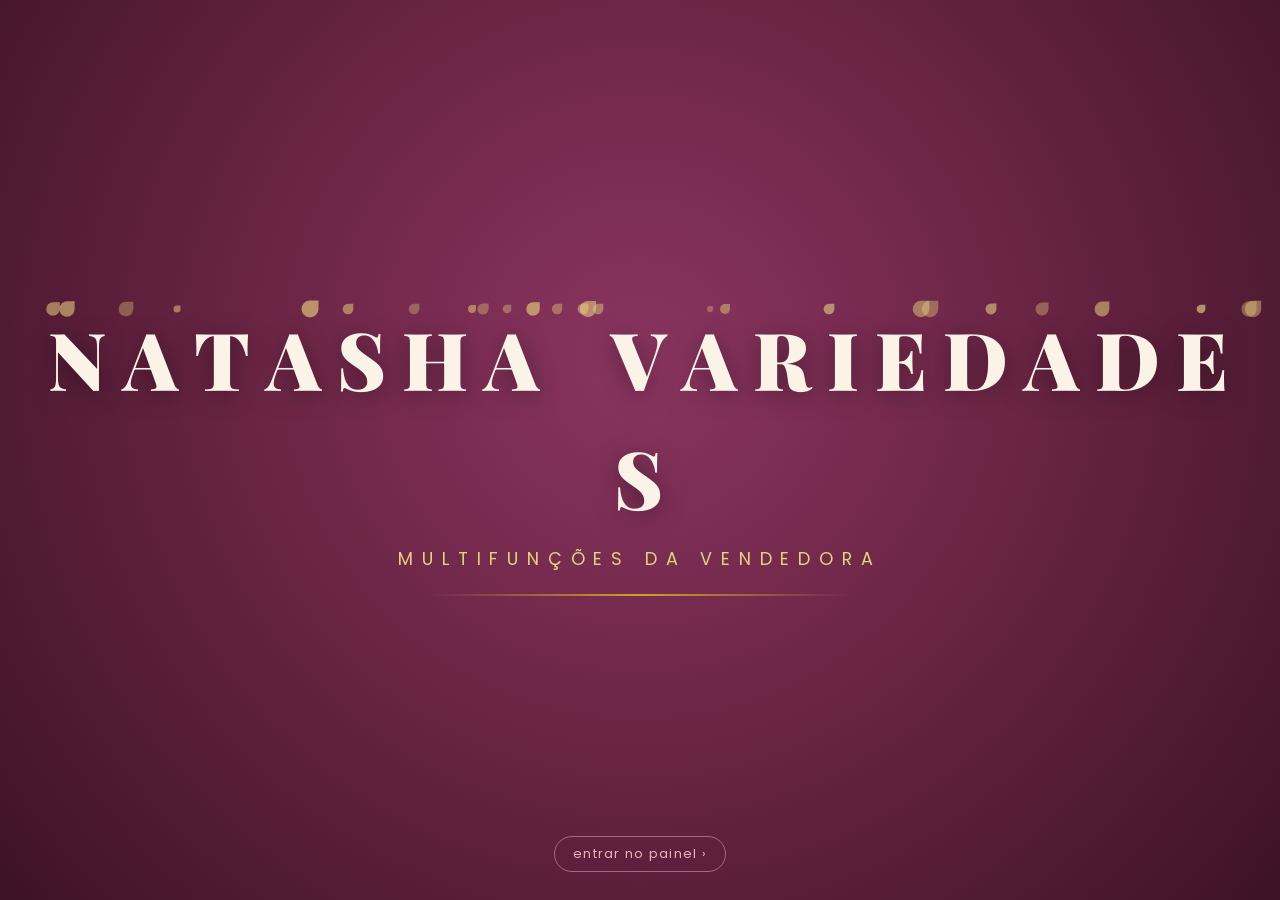
<file: natasha-variedades.html>
<!DOCTYPE html>
<html lang="pt-BR">
<head>
<meta charset="UTF-8">
<meta name="viewport" content="width=device-width, initial-scale=1.0">
<title>Natasha Variedades — Painel de Gestão</title>
<link rel="preconnect" href="https://fonts.googleapis.com">
<link href="https://fonts.googleapis.com/css2?family=Playfair+Display:ital,wght@0,500;0,700;0,900;1,600&family=Poppins:wght@300;400;500;600;700&display=swap" rel="stylesheet">
<style>
  :root{
    --wine:#6b2545;
    --wine-dark:#3d1226;
    --wine-light:#8a3560;
    --gold:#c9a227;
    --gold-light:#e8cf7d;
    --rose:#e8b4bc;
    --cream:#fbf3e7;
    --paper:#fffaf3;
    --text:#2b1620;
    --muted:#8a6b74;
    --success:#3f7d5c;
    --success-bg:#e4f2ea;
    --danger:#b23a48;
    --danger-bg:#fbe6e8;
    --radius:14px;
  }
  *{box-sizing:border-box;}
  html,body{margin:0;padding:0;}
  body{
    font-family:'Poppins',sans-serif;
    background:
      radial-gradient(circle at 15% 0%, rgba(201,162,39,0.08), transparent 40%),
      radial-gradient(circle at 100% 20%, rgba(107,37,69,0.06), transparent 45%),
      var(--cream);
    color:var(--text);
    min-height:100vh;
  }
  h1,h2,h3{font-family:'Playfair Display',serif;margin:0;}
  button{font-family:'Poppins',sans-serif;cursor:pointer;border:none;}
  input,select,textarea{font-family:'Poppins',sans-serif;}
  .hidden{display:none !important;}

  /* ---------- INTRO ---------- */
  #intro{
    position:fixed;inset:0;z-index:999;
    background:radial-gradient(circle at 50% 40%, var(--wine-light) 0%, var(--wine) 45%, var(--wine-dark) 100%);
    display:flex;align-items:center;justify-content:center;flex-direction:column;
    overflow:hidden;
  }
  #intro .petal{
    position:absolute;width:10px;height:10px;border-radius:50% 0 50% 50%;
    background:var(--gold-light);opacity:0.55;
    animation:fall linear infinite;
  }
  @keyframes fall{
    0%{transform:translateY(-10vh) rotate(0deg);opacity:0;}
    10%{opacity:.6;}
    100%{transform:translateY(110vh) rotate(300deg);opacity:0;}
  }
  .intro-title{
    display:flex;flex-wrap:wrap;justify-content:center;gap:.15em;
    font-family:'Playfair Display',serif;font-weight:900;
    font-size:clamp(2.2rem,7vw,5rem);color:var(--cream);
    letter-spacing:.05em;text-align:center;padding:0 1rem;
  }
  .intro-title span{
    display:inline-block;opacity:0;transform:translateY(30px) scale(.85);
    animation:letterIn .7s cubic-bezier(.2,.8,.2,1) forwards;
    text-shadow:0 4px 24px rgba(0,0,0,.35);
  }
  @keyframes letterIn{to{opacity:1;transform:translateY(0) scale(1);}}
  .intro-sub{
    font-size:clamp(.85rem,2vw,1.1rem);letter-spacing:.5em;color:var(--gold-light);
    margin-top:1rem;text-transform:uppercase;opacity:0;
    animation:fadeUp 1s ease forwards;animation-delay:1.6s;
  }
  @keyframes fadeUp{from{opacity:0;transform:translateY(10px);}to{opacity:1;transform:translateY(0);}}
  .intro-line{
    width:0;height:2px;background:linear-gradient(90deg,transparent,var(--gold),transparent);
    margin-top:1.4rem;animation:lineGrow 1.2s ease forwards;animation-delay:1.9s;
  }
  @keyframes lineGrow{to{width:min(70vw,420px);}}
  #intro.fade-out{animation:fadeOutIntro .8s ease forwards;}
  @keyframes fadeOutIntro{to{opacity:0;visibility:hidden;}}
  #intro-skip{
    position:absolute;bottom:28px;background:transparent;color:var(--rose);
    border:1px solid rgba(232,180,188,.5);padding:8px 18px;border-radius:30px;
    font-size:.8rem;letter-spacing:.1em;opacity:0;animation:fadeUp .6s ease forwards;animation-delay:2.4s;
  }
  #intro-skip:hover{background:rgba(255,255,255,.08);}

  /* ---------- APP SHELL ---------- */
  #app{opacity:0;transition:opacity .5s ease;}
  #app.show{opacity:1;}

  header.topbar{
    background:linear-gradient(120deg,var(--wine-dark),var(--wine));
    color:var(--cream);padding:18px 28px;display:flex;align-items:center;justify-content:space-between;
    flex-wrap:wrap;gap:12px;position:sticky;top:0;z-index:50;box-shadow:0 4px 18px rgba(61,18,38,.25);
  }
  .brand{font-family:'Playfair Display',serif;font-weight:700;font-size:1.35rem;letter-spacing:.04em;}
  .brand span{color:var(--gold-light);font-weight:900;}
  nav.tabs{display:flex;gap:8px;background:rgba(0,0,0,.15);padding:5px;border-radius:30px;}
  nav.tabs button{
    background:transparent;color:var(--rose);padding:8px 18px;border-radius:24px;
    font-size:.85rem;letter-spacing:.03em;transition:.25s;
  }
  nav.tabs button.active{background:var(--gold);color:var(--wine-dark);font-weight:600;}

  .banner{
    background:var(--danger-bg);color:var(--danger);border-bottom:1px solid #f0c2c7;
    padding:10px 28px;font-size:.85rem;display:flex;gap:10px;align-items:center;flex-wrap:wrap;
  }
  .banner b{font-weight:700;}
  .banner .tag{background:var(--danger);color:#fff;padding:2px 10px;border-radius:20px;font-size:.75rem;}

  main.view{display:none;padding:26px 28px 60px;max-width:1200px;margin:0 auto;}
  main.view.active{display:block;}

  .stats-row{display:grid;grid-template-columns:repeat(auto-fit,minmax(210px,1fr));gap:16px;margin-bottom:30px;}
  .stat-card{
    background:var(--paper);border-radius:var(--radius);padding:18px 20px;
    box-shadow:0 3px 14px rgba(107,37,69,.08);border:1px solid #f0e2ce;
    display:flex;flex-direction:column;justify-content:center;gap:6px;position:relative;
  }
  .stat-card.clickable{cursor:pointer;transition:.2s;}
  .stat-card.clickable:hover{transform:translateY(-2px);box-shadow:0 8px 22px rgba(107,37,69,.14);}
  .stat-card .label{font-size:.72rem;letter-spacing:.1em;text-transform:uppercase;color:var(--muted);}
  .stat-card .value{font-family:'Playfair Display',serif;font-size:1.6rem;font-weight:700;color:var(--wine);}
  .stat-card.action-card{align-items:center;justify-content:center;}
  .btn{
    background:var(--wine);color:#fff;padding:11px 20px;border-radius:30px;font-size:.85rem;
    font-weight:500;letter-spacing:.02em;transition:.2s;
  }
  .btn:hover{background:var(--wine-dark);}
  .btn.gold{background:var(--gold);color:var(--wine-dark);font-weight:600;}
  .btn.gold:hover{background:var(--gold-light);}
  .btn.outline{background:transparent;border:1px solid var(--wine);color:var(--wine);}
  .btn.outline:hover{background:var(--wine);color:#fff;}
  .btn.small{padding:6px 14px;font-size:.75rem;}
  .btn.danger{background:var(--danger);color:#fff;}
  .btn.danger:hover{background:#8f2933;}
  .btn.success{background:var(--success);color:#fff;}
  .btn:disabled{opacity:.45;cursor:not-allowed;}

  h2.section-title{font-size:1.3rem;color:var(--wine);margin:10px 0 16px;position:relative;padding-left:16px;}
  h2.section-title::before{content:"";position:absolute;left:0;top:4px;bottom:4px;width:4px;background:var(--gold);border-radius:4px;}

  .cat-grid{display:grid;grid-template-columns:repeat(auto-fill,minmax(160px,1fr));gap:16px;}
  .cat-card{
    background:var(--paper);border:1px solid #f0e2ce;border-radius:var(--radius);
    padding:22px 16px;text-align:center;cursor:pointer;transition:.2s;box-shadow:0 3px 10px rgba(107,37,69,.06);
  }
  .cat-card:hover{transform:translateY(-3px);box-shadow:0 10px 22px rgba(107,37,69,.15);border-color:var(--gold);}
  .cat-card .icon{font-size:2rem;margin-bottom:8px;}
  .cat-card .name{font-weight:600;color:var(--wine);}
  .cat-card .count{font-size:.75rem;color:var(--muted);margin-top:4px;}

  /* ---------- MODAL ---------- */
  .modal-overlay{
    position:fixed;inset:0;background:rgba(43,22,32,.55);backdrop-filter:blur(2px);
    display:flex;align-items:flex-start;justify-content:center;z-index:200;padding:40px 16px;overflow-y:auto;
  }
  .modal{
    background:var(--paper);border-radius:18px;width:100%;max-width:640px;
    box-shadow:0 20px 60px rgba(0,0,0,.3);animation:modalIn .25s ease;overflow:hidden;
  }
  @keyframes modalIn{from{opacity:0;transform:translateY(14px) scale(.98);}to{opacity:1;transform:translateY(0) scale(1);}}
  .modal-header{
    background:linear-gradient(120deg,var(--wine-dark),var(--wine));color:#fff;
    padding:16px 22px;display:flex;justify-content:space-between;align-items:center;
  }
  .modal-header h3{font-size:1.15rem;}
  .modal-header button{background:transparent;color:var(--rose);font-size:1.4rem;line-height:1;}
  .modal-body{padding:20px 22px;max-height:65vh;overflow-y:auto;}
  .modal-footer{padding:14px 22px;border-top:1px solid #f0e2ce;display:flex;justify-content:flex-end;gap:10px;flex-wrap:wrap;}

  .field{margin-bottom:14px;}
  .field label{display:block;font-size:.75rem;letter-spacing:.05em;text-transform:uppercase;color:var(--muted);margin-bottom:5px;}
  .field input,.field select,.field textarea{
    width:100%;padding:10px 12px;border:1px solid #e5d3bd;border-radius:9px;font-size:.9rem;background:#fff;color:var(--text);
  }
  .field input:focus,.field select:focus,.field textarea:focus{outline:2px solid var(--gold);border-color:var(--gold);}
  .field-row{display:grid;grid-template-columns:1fr 1fr;gap:12px;}

  .list-row{
    display:flex;justify-content:space-between;align-items:center;gap:10px;
    padding:12px 14px;border:1px solid #f0e2ce;border-radius:10px;margin-bottom:10px;background:#fff;
  }
  .list-row .info b{color:var(--wine);}
  .list-row .info .sub{font-size:.78rem;color:var(--muted);}
  .row-actions{display:flex;gap:6px;flex-shrink:0;}

  .empty-msg{color:var(--muted);font-size:.88rem;padding:18px 4px;text-align:center;font-style:italic;}

  .badge{display:inline-block;padding:2px 10px;border-radius:20px;font-size:.7rem;font-weight:600;letter-spacing:.03em;}
  .badge.due{background:var(--danger-bg);color:var(--danger);}
  .badge.ok{background:var(--success-bg);color:var(--success);}
  .badge.gold{background:#fbeec1;color:#8a6b16;}

  .toggle-group{display:flex;gap:8px;}
  .toggle-group button{
    flex:1;padding:10px;border-radius:9px;border:1px solid #e5d3bd;background:#fff;color:var(--muted);font-size:.85rem;
  }
  .toggle-group button.active{background:var(--wine);border-color:var(--wine);color:#fff;font-weight:600;}

  .breadcrumb{font-size:.78rem;color:var(--muted);margin-bottom:12px;}
  .breadcrumb b{color:var(--wine);}

  .cart-box{background:#fbf3e7;border:1px dashed var(--gold);border-radius:12px;padding:14px;margin-top:16px;}
  .cart-item{display:flex;justify-content:space-between;align-items:center;font-size:.85rem;padding:6px 0;border-bottom:1px solid #ecd9bc;}
  .cart-item:last-child{border-bottom:none;}
  .cart-total{display:flex;justify-content:space-between;font-weight:700;color:var(--wine);margin-top:8px;padding-top:8px;border-top:1px solid var(--gold);}

  .toast{
    position:fixed;bottom:24px;left:50%;transform:translateX(-50%) translateY(20px);
    background:var(--wine-dark);color:#fff;padding:12px 22px;border-radius:30px;font-size:.85rem;
    box-shadow:0 8px 24px rgba(0,0,0,.25);opacity:0;transition:.3s;z-index:400;pointer-events:none;
  }
  .toast.show{opacity:1;transform:translateX(-50%) translateY(0);}

  .analise-card{background:#fff;border:1px solid #f0e2ce;border-radius:12px;padding:14px 16px;margin-bottom:12px;}
  .analise-card .top{display:flex;justify-content:space-between;gap:10px;flex-wrap:wrap;align-items:center;}
  .analise-card .details{font-size:.8rem;color:var(--muted);margin-top:6px;line-height:1.6;}
  .analise-card select.status-select{width:auto;padding:6px 10px;font-size:.78rem;}

  @media(max-width:640px){
    header.topbar{padding:14px 16px;}
    main.view{padding:18px 14px 50px;}
    .field-row{grid-template-columns:1fr;}
  }
</style>
</head>
<body>

<!-- ================= INTRO ================= -->
<div id="intro">
  <div id="petals"></div>
  <div class="intro-title" id="intro-title"></div>
  <div class="intro-sub">Multifunções da Vendedora</div>
  <div class="intro-line"></div>
  <button id="intro-skip" onclick="skipIntro()">entrar no painel ›</button>
</div>

<!-- ================= APP ================= -->
<div id="app">
  <header class="topbar">
    <div class="brand">NATASHA <span>VARIEDADES</span></div>
    <nav class="tabs">
      <button class="tab active" data-view="loja" onclick="switchView('loja')">Loja</button>
      <button class="tab" data-view="analise" onclick="switchView('analise')">Análise MacTech</button>
    </nav>
  </header>

  <div id="banner-overdue" class="banner hidden"></div>

  <!-- ---------- VIEW LOJA ---------- -->
  <main id="view-loja" class="view active">
    <section class="stats-row">
      <div class="stat-card clickable" onclick="openHistoricoVendas()">
        <span class="label">Saldo em caixa</span>
        <span class="value" id="saldo-value">R$ 0,00</span>
        <button class="btn small gold" style="align-self:flex-start;margin-top:4px;" onclick="event.stopPropagation();openRetirada()">Retirar</button>
      </div>
      <div class="stat-card clickable" onclick="openReceberModal()">
        <span class="label">Valor a receber (a prazo)</span>
        <span class="value" id="receber-value">R$ 0,00</span>
      </div>
      <div class="stat-card action-card">
        <button class="btn gold" onclick="openNovaVenda()">＋ Nova Venda</button>
      </div>
      <div class="stat-card action-card">
        <button class="btn outline" onclick="openClientsWallet()">🗂 Carteira de Clientes</button>
      </div>
    </section>

    <h2 class="section-title">Mercadorias por categoria</h2>
    <div class="cat-grid" id="cat-grid"></div>
  </main>

  <!-- ---------- VIEW ANALISE ---------- -->
  <main id="view-analise" class="view">
    <section class="stats-row">
      <div class="stat-card clickable" onclick="openComissaoHistorico()">
        <span class="label">Comissão MacTech</span>
        <span class="value" id="comissao-value">R$ 0,00</span>
      </div>
      <div class="stat-card action-card">
        <button class="btn gold" onclick="openAnaliseForm()">＋ Cadastrar Cliente p/ Análise</button>
      </div>
      <div class="stat-card action-card">
        <button class="btn outline" onclick="retirarComissao()">Retirar Comissão</button>
      </div>
    </section>

    <h2 class="section-title">Em análise</h2>
    <div id="lista-analise"></div>

    <h2 class="section-title">Aprovados</h2>
    <div id="lista-aprovados"></div>

    <h2 class="section-title">Reprovados</h2>
    <div id="lista-reprovados"></div>
  </main>
</div>

<!-- ================= MODAL ================= -->
<div class="modal-overlay hidden" id="modal-overlay">
  <div class="modal">
    <div class="modal-header">
      <h3 id="modal-title">Título</h3>
      <button onclick="closeModal()">&times;</button>
    </div>
    <div class="modal-body" id="modal-body"></div>
    <div class="modal-footer" id="modal-footer"></div>
  </div>
</div>

<div class="toast" id="toast"></div>

<script>
/* =========================================================
   NATASHA VARIEDADES — painel de gestão (arquivo único)
   Persistência: window.storage (com fallback em memória)
   ========================================================= */

const CATEGORIES = [
  {key:'lingerie', label:'Lingerie', icon:'🎀'},
  {key:'roupas', label:'Roupas', icon:'👗'},
  {key:'biscoito', label:'Biscoitos', icon:'🍪'},
  {key:'doce', label:'Doces', icon:'🍬'},
  {key:'perfumes', label:'Perfumes', icon:'🌸'},
  {key:'maquiagens', label:'Maquiagens', icon:'💄'},
  {key:'variedade', label:'Variedades', icon:'🛍️'}
];

let state = {
  products: {lingerie:[],roupas:[],biscoito:[],doce:[],perfumes:[],maquiagens:[],variedade:[]},
  clients: [],
  sales: [],
  saldo: 0,
  analiseClients: [],
  comissao: {total:0, history:[]}
};

let storageOK = true;

function uid(){ return 'id'+Date.now().toString(36)+Math.random().toString(36).slice(2,8); }
function esc(s){ return (s===undefined||s===null?'':String(s)).replace(/&/g,'&amp;').replace(/"/g,'&quot;').replace(/'/g,'&#39;').replace(/</g,'&lt;').replace(/>/g,'&gt;'); }
function fmtMoney(n){ return (Number(n)||0).toLocaleString('pt-BR',{style:'currency',currency:'BRL'}); }
function fmtDate(d){ if(!d) return '—'; const dt = new Date(d+'T00:00:00'); if(isNaN(dt)) { const dt2=new Date(d); return isNaN(dt2)?'—':dt2.toLocaleDateString('pt-BR'); } return dt.toLocaleDateString('pt-BR'); }
function todayISO(){ return new Date().toISOString().slice(0,10); }
function daysBetween(a,b){ return Math.floor((b-a)/86400000); }

function showToast(msg){
  const t = document.getElementById('toast');
  t.textContent = msg;
  t.classList.add('show');
  setTimeout(()=>t.classList.remove('show'), 2400);
}

/* ---------- storage (localStorage do navegador) ---------- */
const STORAGE_PREFIX = 'natasha-variedades:';

async function loadState(){
  const keys = ['products','clients','sales','saldo','analiseClients','comissao'];
  for(const k of keys){
    try{
      const raw = localStorage.getItem(STORAGE_PREFIX+k);
      if(raw !== null){
        state[k] = JSON.parse(raw);
      }
    }catch(e){ /* chave ainda não existe ou dado corrompido — mantém padrão */ }
  }
}
async function persist(key){
  try{
    localStorage.setItem(STORAGE_PREFIX+key, JSON.stringify(state[key]));
    storageOK = true;
  }catch(e){
    storageOK = false;
    showToast('Não foi possível salvar os dados neste navegador.');
  }
}

/* ---------- modal helpers ---------- */
function openModal(title, bodyHtml, footerHtml){
  document.getElementById('modal-title').textContent = title;
  document.getElementById('modal-body').innerHTML = bodyHtml;
  document.getElementById('modal-footer').innerHTML = footerHtml || '';
  document.getElementById('modal-overlay').classList.remove('hidden');
}
function closeModal(){
  document.getElementById('modal-overlay').classList.add('hidden');
}
document.getElementById('modal-overlay').addEventListener('click', e=>{
  if(e.target.id === 'modal-overlay') closeModal();
});

/* ---------- view switch ---------- */
function switchView(view){
  document.querySelectorAll('main.view').forEach(v=>v.classList.remove('active'));
  document.getElementById('view-'+view).classList.add('active');
  document.querySelectorAll('nav.tabs button').forEach(b=>b.classList.toggle('active', b.dataset.view===view));
}

/* =========================================================
   RENDER — TOP BAR / ALERTAS
   ========================================================= */
function renderTopBar(){
  document.getElementById('saldo-value').textContent = fmtMoney(state.saldo);

  let receber = 0;
  state.clients.forEach(c=> (c.purchases||[]).forEach(p=>{
    if(p.type==='prazo' && !p.paid) receber += p.total;
  }));
  document.getElementById('receber-value').textContent = fmtMoney(receber);

  document.getElementById('comissao-value').textContent = fmtMoney(state.comissao.total);

  renderOverdueBanner();
}

function renderOverdueBanner(){
  const banner = document.getElementById('banner-overdue');
  const today = new Date(todayISO()+'T00:00:00');
  const overdue = [];
  state.clients.forEach(c=>{
    (c.purchases||[]).forEach(p=>{
      if(p.type==='prazo' && !p.paid && p.dueDate){
        const due = new Date(p.dueDate+'T00:00:00');
        if(due < today){
          overdue.push({name:c.nome, days: daysBetween(due, today)});
        }
      }
    });
  });
  if(overdue.length===0){
    banner.classList.add('hidden');
    banner.innerHTML='';
    return;
  }
  banner.classList.remove('hidden');
  banner.innerHTML = '⚠️ <b>Pagamentos vencidos:</b> ' + overdue.map(o=>
    `${esc(o.name)} <span class="tag">${o.days} dia${o.days===1?'':'s'} em atraso</span>`
  ).join(' &nbsp;|&nbsp; ');
}

/* =========================================================
   CATEGORIAS / MERCADORIAS
   ========================================================= */
function renderCategoryGrid(){
  const grid = document.getElementById('cat-grid');
  grid.innerHTML = CATEGORIES.map(c=>{
    const count = (state.products[c.key]||[]).length;
    return `<div class="cat-card" onclick="openCategoryManage('${c.key}')">
      <div class="icon">${c.icon}</div>
      <div class="name">${c.label}</div>
      <div class="count">${count} item${count===1?'':'s'}</div>
    </div>`;
  }).join('');
}

function openCategoryManage(catKey){
  renderCategoryModal(catKey);
}

function renderCategoryModal(catKey){
  const cat = CATEGORIES.find(c=>c.key===catKey);
  const items = state.products[catKey]||[];
  let body = `<button class="btn gold" style="margin-bottom:14px;" onclick="renderProductForm('${catKey}')">＋ Novo produto</button>`;
  if(items.length===0){
    body += `<div class="empty-msg">Nenhum produto cadastrado em ${esc(cat.label)} ainda.</div>`;
  } else {
    body += items.map(p=>`
      <div class="list-row">
        <div class="info">
          <b>${esc(p.nome)}</b>
          <div class="sub">${esc(p.descricao||'')}</div>
          <div class="sub">À vista: ${fmtMoney(p.vista)} &nbsp;•&nbsp; A prazo: ${fmtMoney(p.prazo)}</div>
        </div>
        <div class="row-actions">
          <button class="btn small outline" onclick="renderProductForm('${catKey}','${p.id}')">Editar</button>
          <button class="btn small danger" onclick="removeProduct('${catKey}','${p.id}')">Remover</button>
        </div>
      </div>`).join('');
  }
  openModal(cat.icon+' '+cat.label, body, `<button class="btn outline" onclick="closeModal()">Fechar</button>`);
}

function renderProductForm(catKey, productId){
  const cat = CATEGORIES.find(c=>c.key===catKey);
  const existing = productId ? (state.products[catKey]||[]).find(p=>p.id===productId) : null;
  const body = `
    <div class="field"><label>Nome do produto</label>
      <input id="pf-nome" value="${existing?esc(existing.nome):''}" placeholder="Ex: Sutiã renda modelo Bella"></div>
    <div class="field"><label>Descrição</label>
      <textarea id="pf-desc" rows="2" placeholder="Detalhes, cor, tamanho...">${existing?esc(existing.descricao):''}</textarea></div>
    <div class="field-row">
      <div class="field"><label>Valor à vista (R$)</label>
        <input id="pf-vista" type="number" step="0.01" min="0" value="${existing?existing.vista:''}"></div>
      <div class="field"><label>Valor a prazo (R$)</label>
        <input id="pf-prazo" type="number" step="0.01" min="0" value="${existing?existing.prazo:''}"></div>
    </div>`;
  const footer = `
    <button class="btn outline" onclick="renderCategoryModal('${catKey}')">Voltar</button>
    <button class="btn gold" onclick="saveProduct('${catKey}'${existing?`,'${existing.id}'`:''})">Salvar</button>`;
  openModal((existing?'Editar':'Novo')+' produto — '+cat.label, body, footer);
}

function saveProduct(catKey, productId){
  const nome = document.getElementById('pf-nome').value.trim();
  const descricao = document.getElementById('pf-desc').value.trim();
  const vista = parseFloat(document.getElementById('pf-vista').value) || 0;
  const prazo = parseFloat(document.getElementById('pf-prazo').value) || 0;
  if(!nome){ showToast('Informe o nome do produto.'); return; }
  if(!state.products[catKey]) state.products[catKey] = [];
  if(productId){
    const p = state.products[catKey].find(p=>p.id===productId);
    Object.assign(p, {nome,descricao,vista,prazo});
  } else {
    state.products[catKey].push({id:uid(), nome, descricao, vista, prazo});
  }
  persist('products');
  renderCategoryGrid();
  renderCategoryModal(catKey);
  showToast('Produto salvo.');
}

function removeProduct(catKey, productId){
  if(!confirm('Remover este produto?')) return;
  state.products[catKey] = (state.products[catKey]||[]).filter(p=>p.id!==productId);
  persist('products');
  renderCategoryGrid();
  renderCategoryModal(catKey);
  showToast('Produto removido.');
}

/* =========================================================
   CARTEIRA DE CLIENTES
   ========================================================= */
function clientDevendo(c){
  return (c.purchases||[]).some(p=>p.type==='prazo' && !p.paid);
}

function openClientsWallet(){
  renderClientsWalletModal();
}

function renderClientsWalletModal(){
  const devendo = state.clients.filter(clientDevendo);
  const emDia = state.clients.filter(c=>!clientDevendo(c));

  const rowHtml = c => `
    <div class="list-row">
      <div class="info" style="cursor:pointer" onclick="openClientDetail('${c.id}')">
        <b>${esc(c.nome)}</b>
        <div class="sub">${esc(c.telefone||'')}</div>
      </div>
      <div class="row-actions">
        ${clientDevendo(c)?'<span class="badge due">Deve</span>':'<span class="badge ok">Em dia</span>'}
        <button class="btn small outline" onclick="renderClientForm('${c.id}')">Editar</button>
      </div>
    </div>`;

  const body = `
    <button class="btn gold" style="margin-bottom:16px;" onclick="renderClientForm()">＋ Cadastrar cliente</button>
    <h3 style="font-size:1rem;color:var(--danger);margin-bottom:8px;">Clientes que devem (${devendo.length})</h3>
    ${devendo.length? devendo.map(rowHtml).join('') : '<div class="empty-msg">Nenhum cliente devendo.</div>'}
    <h3 style="font-size:1rem;color:var(--success);margin:18px 0 8px;">Clientes em dia (${emDia.length})</h3>
    ${emDia.length? emDia.map(rowHtml).join('') : '<div class="empty-msg">Nenhum cliente cadastrado.</div>'}
  `;
  openModal('🗂 Carteira de Clientes', body, `<button class="btn outline" onclick="closeModal()">Fechar</button>`);
}

function renderClientForm(clientId){
  const existing = clientId ? state.clients.find(c=>c.id===clientId) : null;
  const body = `
    <div class="field"><label>Nome</label><input id="cf-nome" value="${existing?esc(existing.nome):''}"></div>
    <div class="field"><label>CPF</label><input id="cf-cpf" value="${existing?esc(existing.cpf):''}"></div>
    <div class="field"><label>Endereço</label><input id="cf-end" value="${existing?esc(existing.endereco):''}"></div>
    <div class="field"><label>Telefone de contato</label><input id="cf-tel" value="${existing?esc(existing.telefone):''}"></div>
  `;
  const footer = `
    <button class="btn outline" onclick="renderClientsWalletModal()">Voltar</button>
    <button class="btn gold" onclick="saveClient(${existing?`'${existing.id}'`:'null'})">Salvar</button>`;
  openModal((existing?'Editar':'Cadastrar')+' cliente', body, footer);
}

function saveClient(clientId){
  const nome = document.getElementById('cf-nome').value.trim();
  const cpf = document.getElementById('cf-cpf').value.trim();
  const endereco = document.getElementById('cf-end').value.trim();
  const telefone = document.getElementById('cf-tel').value.trim();
  if(!nome){ showToast('Informe o nome do cliente.'); return; }
  if(clientId){
    const c = state.clients.find(c=>c.id===clientId);
    Object.assign(c, {nome,cpf,endereco,telefone});
  } else {
    state.clients.push({id:uid(), nome, cpf, endereco, telefone, purchases:[]});
  }
  persist('clients');
  renderClientsWalletModal();
  showToast('Cliente salvo.');
}

function openClientDetail(clientId){
  const c = state.clients.find(c=>c.id===clientId);
  if(!c) return;
  const purchases = (c.purchases||[]).slice().sort((a,b)=> new Date(b.date)-new Date(a.date));
  const body = `
    <div class="field"><b>CPF:</b> ${esc(c.cpf||'—')}</div>
    <div class="field"><b>Endereço:</b> ${esc(c.endereco||'—')}</div>
    <div class="field"><b>Telefone:</b> ${esc(c.telefone||'—')}</div>
    <h3 style="font-size:1rem;color:var(--wine);margin:16px 0 8px;">Histórico de compras</h3>
    ${purchases.length? purchases.map(p=>`
      <div class="list-row" style="align-items:flex-start;">
        <div class="info">
          <b>${fmtDate(p.date.slice(0,10))} — ${fmtMoney(p.total)}</b>
          <div class="sub">${p.items.map(i=>esc(i.nome)+' x'+i.qty).join(', ')}</div>
          <div class="sub">${p.type==='vista' ? 'Pagamento à vista' : 'A prazo — vencimento '+fmtDate(p.dueDate)}</div>
        </div>
        <div class="row-actions">
          ${p.type==='prazo' ? (p.paid
            ? '<span class="badge ok">Paga</span>'
            : `<span class="badge due">Deve</span><button class="btn small success" onclick="marcarPurchasePaga('${c.id}','${p.id}')">Conta paga</button>`)
            : '<span class="badge ok">À vista</span>'}
        </div>
      </div>`).join('') : '<div class="empty-msg">Nenhuma compra registrada.</div>'}
  `;
  openModal('Cliente: '+c.nome, body, `<button class="btn outline" onclick="renderClientsWalletModal()">Voltar</button>`);
}

function marcarPurchasePaga(clientId, purchaseId){
  const c = state.clients.find(c=>c.id===clientId);
  const p = c.purchases.find(p=>p.id===purchaseId);
  p.paid = true;
  persist('clients');
  renderTopBar();
  openClientDetail(clientId);
  showToast('Pagamento confirmado — cliente removido da lista de devedores (se não houver outras pendências).');
}

/* =========================================================
   NOVA VENDA
   ========================================================= */
let saleFlow = {clientId:null, category:null, cart:[], paymentType:'vista', dueDate:null};

function openNovaVenda(){
  saleFlow = {clientId:null, category:null, cart:[], paymentType:'vista', dueDate:null};
  renderSaleStepClient();
}

function renderSaleStepClient(){
  if(state.clients.length===0){
    openModal('Nova Venda', `<div class="empty-msg">Nenhum cliente cadastrado. Cadastre um cliente antes de iniciar a venda.</div>`,
      `<button class="btn gold" onclick="renderClientForm()">＋ Cadastrar cliente</button>`);
    return;
  }
  const body = `
    <div class="breadcrumb"><b>Passo 1 de 3</b> — selecione o cliente</div>
    ${state.clients.map(c=>`
      <div class="list-row" style="cursor:pointer" onclick="selectClientForSale('${c.id}')">
        <div class="info"><b>${esc(c.nome)}</b><div class="sub">${esc(c.telefone||'')}</div></div>
        <div class="row-actions">${clientDevendo(c)?'<span class="badge due">Deve</span>':'<span class="badge ok">Em dia</span>'}</div>
      </div>`).join('')}
  `;
  openModal('Nova Venda', body, `<button class="btn outline" onclick="closeModal()">Cancelar</button>`);
}

function selectClientForSale(clientId){
  saleFlow.clientId = clientId;
  renderSaleStepCategory();
}

function renderSaleStepCategory(){
  const client = state.clients.find(c=>c.id===saleFlow.clientId);
  const body = `
    <div class="breadcrumb">Passo 2 de 3 — cliente: <b>${esc(client.nome)}</b></div>
    <div class="cat-grid">
      ${CATEGORIES.map(c=>`
        <div class="cat-card" onclick="selectCategoryForSale('${c.key}')">
          <div class="icon">${c.icon}</div>
          <div class="name">${c.label}</div>
          <div class="count">${(state.products[c.key]||[]).length} itens</div>
        </div>`).join('')}
    </div>
    ${saleFlow.cart.length? renderCartBoxHtml() : ''}
  `;
  const footer = `
    <button class="btn outline" onclick="renderSaleStepClient()">Trocar cliente</button>
    ${saleFlow.cart.length? `<button class="btn danger" onclick="clearCart(true)">Esvaziar carrinho</button>
    <button class="btn gold" onclick="renderCheckoutStep()">Ir para o carrinho (${saleFlow.cart.length})</button>` : ''}
  `;
  openModal('Nova Venda', body, footer);
}

function selectCategoryForSale(catKey){
  saleFlow.category = catKey;
  renderSaleStepProducts();
}

function renderSaleStepProducts(){
  const cat = CATEGORIES.find(c=>c.key===saleFlow.category);
  const client = state.clients.find(c=>c.id===saleFlow.clientId);
  const items = state.products[saleFlow.category]||[];
  const body = `
    <div class="breadcrumb">Passo 3 de 3 — cliente: <b>${esc(client.nome)}</b> • categoria: <b>${cat.label}</b></div>
    ${items.length? items.map(p=>`
      <div class="list-row">
        <div class="info">
          <b>${esc(p.nome)}</b>
          <div class="sub">${esc(p.descricao||'')}</div>
          <div class="sub">À vista: ${fmtMoney(p.vista)} • A prazo: ${fmtMoney(p.prazo)}</div>
        </div>
        <div class="row-actions">
          <button class="btn small gold" onclick="addToCart('${p.id}')">＋ Carrinho</button>
        </div>
      </div>`).join('') : '<div class="empty-msg">Nenhum produto nesta categoria.</div>'}
    ${renderCartBoxHtml()}
  `;
  const footer = `
    <button class="btn outline" onclick="renderSaleStepCategory()">Categorias</button>
    <button class="btn danger" onclick="clearCart()">Esvaziar carrinho</button>
    <button class="btn gold" onclick="renderCheckoutStep()" ${saleFlow.cart.length?'':'disabled'}>Finalizar (${saleFlow.cart.length})</button>
  `;
  openModal('Nova Venda', body, footer);
}

function renderCartBoxHtml(){
  if(saleFlow.cart.length===0) return '';
  const total = saleFlow.cart.reduce((s,i)=> s + (saleFlow.paymentType==='vista'?i.vista:i.prazo)*i.qty, 0);
  return `
    <div class="cart-box">
      <b style="color:var(--wine);">Carrinho</b>
      ${saleFlow.cart.map(i=>`
        <div class="cart-item">
          <span>${esc(i.nome)} x${i.qty}</span>
          <span>${fmtMoney((saleFlow.paymentType==='vista'?i.vista:i.prazo)*i.qty)}
            <button class="btn small danger" style="margin-left:8px;" onclick="removeFromCart('${i.cartId}')">×</button>
          </span>
        </div>`).join('')}
      <div class="cart-total"><span>Total</span><span>${fmtMoney(total)}</span></div>
    </div>`;
}

function addToCart(productId){
  const p = (state.products[saleFlow.category]||[]).find(p=>p.id===productId);
  if(!p) return;
  const existing = saleFlow.cart.find(i=>i.productId===productId);
  if(existing) existing.qty += 1;
  else saleFlow.cart.push({cartId:uid(), productId, nome:p.nome, vista:p.vista, prazo:p.prazo, qty:1});
  renderSaleStepProducts();
}

function removeFromCart(cartId){
  saleFlow.cart = saleFlow.cart.filter(i=>i.cartId!==cartId);
  if(document.getElementById('modal-title').textContent.includes('Venda') && saleFlow.category){
    if(saleFlow.cart.length===0 && document.querySelectorAll('.toggle-group').length){ renderSaleStepProducts(); return; }
  }
  // re-render whichever step is showing the cart
  if(document.getElementById('modal-body').innerHTML.includes('toggle-group')) renderCheckoutStep();
  else renderSaleStepProducts();
}

function clearCart(fromCategoryStep){
  saleFlow.cart = [];
  if(fromCategoryStep) renderSaleStepCategory();
  else renderSaleStepProducts();
}

function renderCheckoutStep(){
  if(saleFlow.cart.length===0){ showToast('Carrinho vazio.'); return; }
  const client = state.clients.find(c=>c.id===saleFlow.clientId);
  const body = `
    <div class="breadcrumb">Finalizar venda — cliente: <b>${esc(client.nome)}</b></div>
    <div class="field">
      <label>Forma de pagamento</label>
      <div class="toggle-group">
        <button class="${saleFlow.paymentType==='vista'?'active':''}" onclick="setPaymentType('vista')">À vista</button>
        <button class="${saleFlow.paymentType==='prazo'?'active':''}" onclick="setPaymentType('prazo')">A prazo</button>
      </div>
    </div>
    ${saleFlow.paymentType==='prazo' ? `
      <div class="field"><label>Data de vencimento</label>
        <input type="date" id="sale-duedate" value="${saleFlow.dueDate||''}" min="${todayISO()}"></div>
    ` : ''}
    ${renderCartBoxHtml()}
  `;
  const footer = `
    <button class="btn outline" onclick="renderSaleStepProducts()">Voltar</button>
    <button class="btn gold" onclick="finalizarCompra()">Finalizar compra</button>
  `;
  openModal('Nova Venda — Carrinho', body, footer);
}

function setPaymentType(type){
  saleFlow.paymentType = type;
  renderCheckoutStep();
}

function finalizarCompra(){
  if(saleFlow.cart.length===0){ showToast('Carrinho vazio.'); return; }
  let dueDate = null;
  if(saleFlow.paymentType==='prazo'){
    dueDate = document.getElementById('sale-duedate').value;
    if(!dueDate){ showToast('Informe a data de vencimento.'); return; }
  }
  const total = saleFlow.cart.reduce((s,i)=> s + (saleFlow.paymentType==='vista'?i.vista:i.prazo)*i.qty, 0);
  const client = state.clients.find(c=>c.id===saleFlow.clientId);
  const purchase = {
    id: uid(),
    date: new Date().toISOString(),
    items: saleFlow.cart.map(i=>({nome:i.nome, qty:i.qty, preco: saleFlow.paymentType==='vista'?i.vista:i.prazo})),
    total,
    type: saleFlow.paymentType,
    dueDate: saleFlow.paymentType==='prazo' ? dueDate : null,
    paid: saleFlow.paymentType==='vista'
  };
  client.purchases = client.purchases || [];
  client.purchases.push(purchase);
  persist('clients');

  state.sales.push({
    id: uid(), date: purchase.date, clientId: client.id, clientName: client.nome,
    items: purchase.items, total, type: saleFlow.paymentType
  });
  persist('sales');

  if(saleFlow.paymentType==='vista'){
    state.saldo += total;
    persist('saldo');
  }

  renderTopBar();
  closeModal();
  showToast('Venda finalizada — '+fmtMoney(total)+(saleFlow.paymentType==='vista'?' adicionados ao saldo.':' registrados a prazo.'));
  saleFlow = {clientId:null, category:null, cart:[], paymentType:'vista', dueDate:null};
}

/* =========================================================
   SALDO — HISTÓRICO / RETIRADA / A RECEBER
   ========================================================= */
function openHistoricoVendas(){
  const sales = state.sales.slice().sort((a,b)=> new Date(b.date)-new Date(a.date));
  const body = sales.length ? sales.map(s=>`
    <div class="list-row">
      <div class="info">
        <b>${esc(s.clientName)} — ${fmtMoney(s.total)}</b>
        <div class="sub">${new Date(s.date).toLocaleString('pt-BR')}</div>
        <div class="sub">${s.items.map(i=>esc(i.nome)+' x'+i.qty).join(', ')}</div>
      </div>
      <span class="badge ${s.type==='vista'?'ok':'due'}">${s.type==='vista'?'À vista':'A prazo'}</span>
    </div>`).join('') : '<div class="empty-msg">Nenhuma venda registrada ainda.</div>';
  openModal('📈 Histórico de vendas', body, `<button class="btn outline" onclick="closeModal()">Fechar</button>`);
}

function openRetirada(){
  const body = `
    <div class="field"><label>Valor a retirar (R$)</label>
      <input type="number" id="retirada-valor" min="0" step="0.01" max="${state.saldo}"></div>
    <div class="sub" style="color:var(--muted);font-size:.8rem;">Saldo atual: ${fmtMoney(state.saldo)}</div>
  `;
  const footer = `
    <button class="btn outline" onclick="closeModal()">Cancelar</button>
    <button class="btn gold" onclick="confirmarRetirada()">Confirmar retirada</button>`;
  openModal('Retirada de saldo', body, footer);
}

function confirmarRetirada(){
  const valor = parseFloat(document.getElementById('retirada-valor').value);
  if(!valor || valor<=0){ showToast('Informe um valor válido.'); return; }
  if(valor > state.saldo){ showToast('Valor maior que o saldo disponível.'); return; }
  state.saldo -= valor;
  persist('saldo');
  renderTopBar();
  closeModal();
  showToast('Retirada de '+fmtMoney(valor)+' realizada.');
}

function openReceberModal(){
  const devedores = state.clients
    .map(c=>({c, pend: (c.purchases||[]).filter(p=>p.type==='prazo' && !p.paid)}))
    .filter(x=>x.pend.length>0);
  const total = devedores.reduce((s,x)=> s + x.pend.reduce((s2,p)=>s2+p.total,0), 0);
  const body = `
    <div class="field"><b>Total a receber:</b> ${fmtMoney(total)}</div>
    ${devedores.length? devedores.map(x=>`
      <div class="list-row" style="cursor:pointer;align-items:flex-start;" onclick="openClientDetail('${x.c.id}')">
        <div class="info">
          <b>${esc(x.c.nome)}</b>
          ${x.pend.map(p=>`<div class="sub">${fmtMoney(p.total)} — vencimento ${fmtDate(p.dueDate)}</div>`).join('')}
        </div>
        <span class="badge due">Deve</span>
      </div>`).join('') : '<div class="empty-msg">Nenhum valor a receber no momento.</div>'}
  `;
  openModal('💰 Valores a receber', body, `<button class="btn outline" onclick="closeModal()">Fechar</button>`);
}

/* =========================================================
   ANÁLISE MACTECH — cadastro de crédito
   ========================================================= */
function openAnaliseForm(clientId){
  const existing = clientId ? state.analiseClients.find(c=>c.id===clientId) : null;
  const body = `
    <div class="field"><label>Nome</label><input id="af-nome" value="${existing?esc(existing.nome):''}"></div>
    <div class="field-row">
      <div class="field"><label>Data de nascimento</label><input type="date" id="af-nasc" value="${existing?existing.nascimento:''}"></div>
      <div class="field"><label>CPF</label><input id="af-cpf" value="${existing?esc(existing.cpf):''}"></div>
    </div>
    <div class="field-row">
      <div class="field"><label>Estado civil</label>
        <select id="af-estado">
          ${['Solteiro(a)','Casado(a)','Divorciado(a)','Viúvo(a)','União estável'].map(o=>
            `<option ${existing&&existing.estadoCivil===o?'selected':''}>${o}</option>`).join('')}
        </select>
      </div>
      <div class="field"><label>Telefone</label><input id="af-tel" value="${existing?esc(existing.telefone):''}"></div>
    </div>
    <div class="field"><label>Endereço</label><input id="af-end" value="${existing?esc(existing.endereco):''}"></div>
    <div class="field"><label>E-mail</label><input type="email" id="af-email" value="${existing?esc(existing.email):''}"></div>
    <div class="field"><label>Modalidade</label>
      <select id="af-modalidade">
        ${['CLT','INSS','Bolsa Família','FGTS'].map(o=>
          `<option ${existing&&existing.modalidade===o?'selected':''}>${o}</option>`).join('')}
      </select>
    </div>
  `;
  const footer = `
    <button class="btn outline" onclick="closeModal()">Cancelar</button>
    <button class="btn gold" onclick="saveAnaliseClient(${existing?`'${existing.id}'`:'null'})">Salvar</button>`;
  openModal((existing?'Editar':'Cadastrar')+' cliente para análise', body, footer);
}

function saveAnaliseClient(clientId){
  const data = {
    nome: document.getElementById('af-nome').value.trim(),
    nascimento: document.getElementById('af-nasc').value,
    cpf: document.getElementById('af-cpf').value.trim(),
    estadoCivil: document.getElementById('af-estado').value,
    telefone: document.getElementById('af-tel').value.trim(),
    endereco: document.getElementById('af-end').value.trim(),
    email: document.getElementById('af-email').value.trim(),
    modalidade: document.getElementById('af-modalidade').value
  };
  if(!data.nome){ showToast('Informe o nome do cliente.'); return; }
  if(clientId){
    const c = state.analiseClients.find(c=>c.id===clientId);
    Object.assign(c, data);
  } else {
    state.analiseClients.push({id:uid(), ...data, status:'Em Análise', vendaRealizada:false, comissaoValor:0});
  }
  persist('analiseClients');
  closeModal();
  renderAnaliseLists();
  showToast('Cliente salvo para análise.');
}

function updateAnaliseStatus(clientId, status){
  const c = state.analiseClients.find(c=>c.id===clientId);
  c.status = status;
  persist('analiseClients');
  renderAnaliseLists();
}

function removeAnaliseClient(clientId){
  if(!confirm('Remover este cliente da análise?')) return;
  state.analiseClients = state.analiseClients.filter(c=>c.id!==clientId);
  persist('analiseClients');
  renderAnaliseLists();
  showToast('Cliente removido.');
}

function renderAnaliseCard(c){
  return `
    <div class="analise-card">
      <div class="top">
        <b style="color:var(--wine);">${esc(c.nome)}</b>
        <div style="display:flex;gap:8px;align-items:center;">
          <select class="status-select" onchange="updateAnaliseStatus('${c.id}', this.value)">
            ${['Em Análise','Aprovado','Reprovado'].map(s=>`<option ${c.status===s?'selected':''}>${s}</option>`).join('')}
          </select>
          <button class="btn small outline" onclick="openAnaliseForm('${c.id}')">Editar</button>
          <button class="btn small danger" onclick="removeAnaliseClient('${c.id}')">Remover</button>
        </div>
      </div>
      <div class="details">
        CPF: ${esc(c.cpf||'—')} • Nasc.: ${fmtDate(c.nascimento)} • ${esc(c.estadoCivil||'—')}<br>
        ${esc(c.telefone||'—')} • ${esc(c.email||'—')}<br>
        Endereço: ${esc(c.endereco||'—')}<br>
        Modalidade: <span class="badge gold">${esc(c.modalidade)}</span>
      </div>
      ${c.status==='Aprovado' ? (
        c.vendaRealizada
          ? `<div style="margin-top:10px;"><span class="badge ok">Venda registrada — comissão ${fmtMoney(c.comissaoValor)}</span></div>`
          : `<button class="btn small gold" style="margin-top:10px;" onclick="openComissaoForm('${c.id}')">Venda realizada</button>`
      ) : ''}
    </div>`;
}

function renderAnaliseLists(){
  const emAnalise = state.analiseClients.filter(c=>c.status==='Em Análise');
  const aprovados = state.analiseClients.filter(c=>c.status==='Aprovado');
  const reprovados = state.analiseClients.filter(c=>c.status==='Reprovado');

  document.getElementById('lista-analise').innerHTML = emAnalise.length
    ? emAnalise.map(renderAnaliseCard).join('') : '<div class="empty-msg">Nenhum cliente em análise.</div>';
  document.getElementById('lista-aprovados').innerHTML = aprovados.length
    ? aprovados.map(renderAnaliseCard).join('') : '<div class="empty-msg">Nenhum cliente aprovado ainda.</div>';
  document.getElementById('lista-reprovados').innerHTML = reprovados.length
    ? reprovados.map(renderAnaliseCard).join('') : '<div class="empty-msg">Nenhum cliente reprovado.</div>';
}

function openComissaoForm(clientId){
  const c = state.analiseClients.find(c=>c.id===clientId);
  const body = `
    <div class="field"><b>Cliente:</b> ${esc(c.nome)}</div>
    <div class="field"><label>Valor da comissão a receber (R$)</label>
      <input type="number" id="com-valor" min="0" step="0.01"></div>
  `;
  const footer = `
    <button class="btn outline" onclick="closeModal()">Cancelar</button>
    <button class="btn gold" onclick="confirmarComissao('${clientId}')">Registrar venda</button>`;
  openModal('Registrar venda realizada', body, footer);
}

function confirmarComissao(clientId){
  const valor = parseFloat(document.getElementById('com-valor').value);
  if(!valor || valor<=0){ showToast('Informe um valor válido.'); return; }
  const c = state.analiseClients.find(c=>c.id===clientId);
  c.vendaRealizada = true;
  c.comissaoValor = valor;
  persist('analiseClients');

  state.comissao.total += valor;
  state.comissao.history.push({id:uid(), clienteNome:c.nome, valor, date:new Date().toISOString()});
  persist('comissao');

  renderTopBar();
  closeModal();
  renderAnaliseLists();
  showToast('Venda registrada — comissão de '+fmtMoney(valor)+' adicionada.');
}

function openComissaoHistorico(){
  const hist = state.comissao.history.slice().sort((a,b)=> new Date(b.date)-new Date(a.date));
  const body = `
    <div class="field"><b>Total acumulado:</b> ${fmtMoney(state.comissao.total)}</div>
    ${hist.length? hist.map(h=>`
      <div class="list-row">
        <div class="info"><b>${esc(h.clienteNome)}</b><div class="sub">${new Date(h.date).toLocaleString('pt-BR')}</div></div>
        <span class="badge gold">${fmtMoney(h.valor)}</span>
      </div>`).join('') : '<div class="empty-msg">Nenhuma comissão registrada ainda.</div>'}
  `;
  openModal('💼 Comissão MacTech — histórico', body, `<button class="btn outline" onclick="closeModal()">Fechar</button>`);
}

function retirarComissao(){
  if(state.comissao.total<=0){ showToast('Não há comissão para retirar.'); return; }
  if(!confirm('Confirma a retirada de '+fmtMoney(state.comissao.total)+'? O histórico de comissão será zerado.')) return;
  state.comissao = {total:0, history:[]};
  persist('comissao');
  renderTopBar();
  showToast('Comissão retirada e histórico zerado.');
}

/* =========================================================
   INTRO ANIMADA
   ========================================================= */
function buildIntro(){
  const title = document.getElementById('intro-title');
  const text = 'NATASHA VARIEDADES';
  let delay = 0.15;
  title.innerHTML = text.split('').map(ch=>{
    const html = ch===' ' ? '&nbsp;&nbsp;' : esc(ch);
    const span = `<span style="animation-delay:${delay.toFixed(2)}s">${html}</span>`;
    delay += 0.045;
    return span;
  }).join('');

  const petals = document.getElementById('petals');
  for(let i=0;i<26;i++){
    const p = document.createElement('div');
    p.className='petal';
    p.style.left = Math.random()*100+'%';
    p.style.animationDuration = (6+Math.random()*6).toFixed(2)+'s';
    p.style.animationDelay = (Math.random()*6).toFixed(2)+'s';
    p.style.opacity = (0.3+Math.random()*0.4).toFixed(2);
    p.style.transform = `scale(${(0.6+Math.random()*1.2).toFixed(2)})`;
    petals.appendChild(p);
  }
}

let introDone = false;
function finishIntro(){
  if(introDone) return;
  introDone = true;
  const intro = document.getElementById('intro');
  intro.classList.add('fade-out');
  setTimeout(()=>{ intro.style.display='none'; }, 850);
  document.getElementById('app').classList.add('show');
}
function skipIntro(){ finishIntro(); }

/* =========================================================
   INIT
   ========================================================= */
async function init(){
  buildIntro();
  await loadState();
  renderTopBar();
  renderCategoryGrid();
  renderAnaliseLists();
  setTimeout(finishIntro, 3400);
  if(!storageOK){
    // silencioso: app segue funcionando em memória durante a sessão
  }
}
init();
</script>
</body>
</html>
</file>
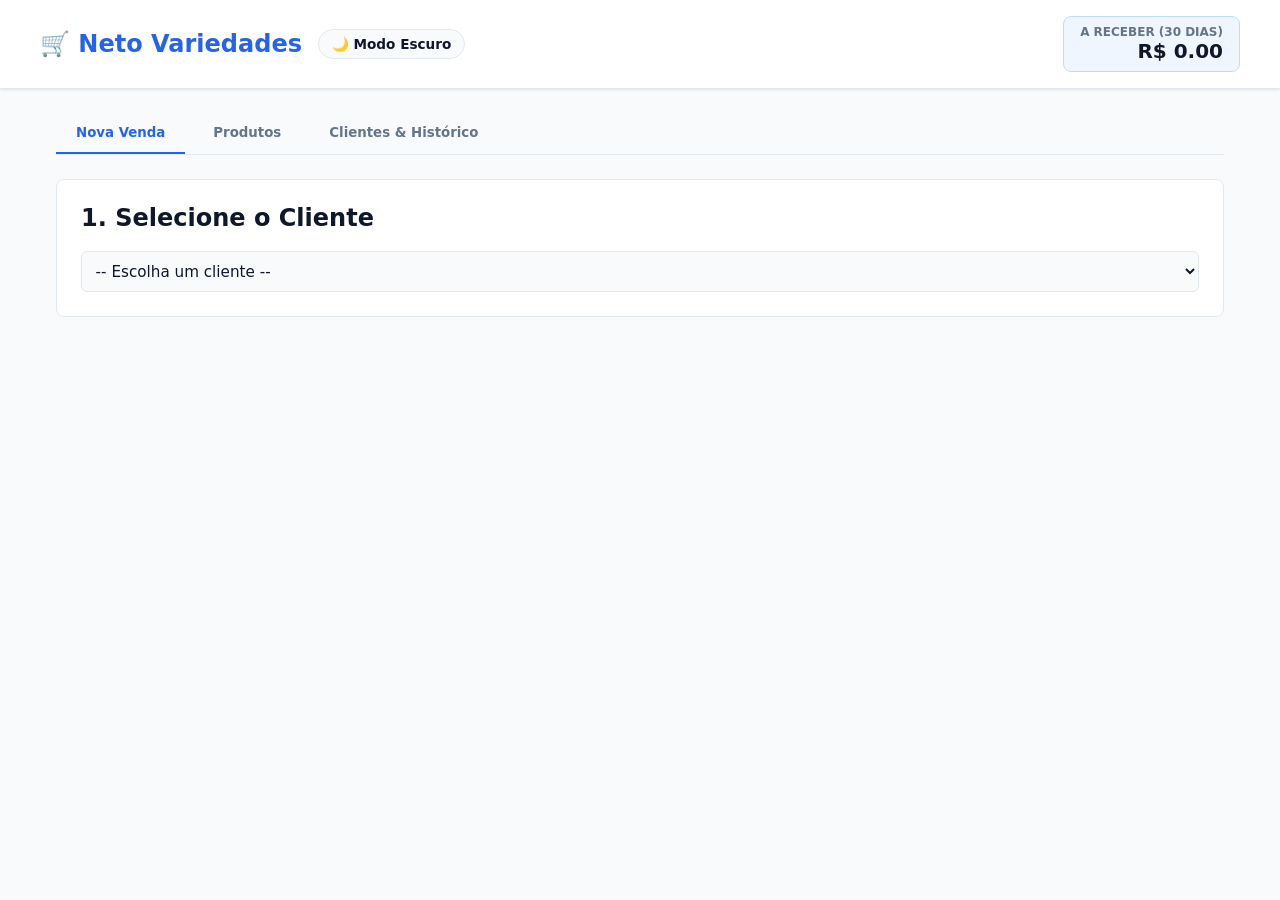
<file: NetoVariedades.html>
<!DOCTYPE html>
<html lang="pt-BR" data-theme="light">
<head>
    <meta charset="UTF-8">
    <meta name="viewport" content="width=device-width, initial-scale=1.0">
    <title>Neto Variedades</title>
    <style>
        /* Variáveis de Tema Claro (Padrão) */
        :root[data-theme="light"] {
            --primary: #2563eb;
            --primary-dark: #1d4ed8;
            --bg: #f8fafc;
            --surface: #ffffff;
            --text: #0f172a;
            --text-muted: #64748b;
            --border: #e2e8f0;
            --danger: #ef4444;
            --success: #10b981;
            --warning: #f59e0b;
            --kpi-bg: #eff6ff;
            --kpi-border: #bfdbfe;
            --alert-bg: #fffbeb;
            --alert-overdue-bg: #fef2f2;
            --badge-in-stock-bg: #dcfce7;
            --badge-in-stock-text: #166534;
            --badge-out-stock-bg: #fee2e2;
            --badge-out-stock-text: #991b1b;
        }

        /* Variáveis de Tema Escuro */
        :root[data-theme="dark"] {
            --primary: #3b82f6;
            --primary-dark: #60a5fa;
            --bg: #0f172a;
            --surface: #1e293b;
            --text: #f8fafc;
            --text-muted: #94a3b8;
            --border: #334155;
            --danger: #f87171;
            --success: #34d399;
            --warning: #fbbf24;
            --kpi-bg: #1e3a8a;
            --kpi-border: #1e40af;
            --alert-bg: #422006;
            --alert-overdue-bg: #450a0a;
            --badge-in-stock-bg: #064e3b;
            --badge-in-stock-text: #a7f3d0;
            --badge-out-stock-bg: #7f1d1d;
            --badge-out-stock-text: #fecaca;
        }

        * {
            box-sizing: border-box;
            margin: 0;
            padding: 0;
            font-family: system-ui, -apple-system, sans-serif;
            transition: background-color 0.3s ease, color 0.3s ease, border-color 0.3s ease;
        }

        body {
            background-color: var(--bg);
            color: var(--text);
            padding-bottom: 40px;
        }

        /* Animação Suave de Entrada */
        .fade-in {
            animation: fadeIn 0.4s ease-in-out forwards;
        }

        @keyframes fadeIn {
            from { opacity: 0; transform: translateY(10px); }
            to { opacity: 1; transform: translateY(0); }
        }

        /* Topbar e Dashboard */
        header {
            background: var(--surface);
            border-bottom: 1px solid var(--border);
            padding: 1rem;
            position: sticky;
            top: 0;
            z-index: 100;
            box-shadow: 0 1px 3px rgba(0,0,0,0.1);
        }

        .header-content {
            max-width: 1200px;
            margin: 0 auto;
            display: flex;
            justify-content: space-between;
            align-items: center;
            flex-wrap: wrap;
            gap: 1rem;
        }

        .logo-area {
            display: flex;
            align-items: center;
            gap: 1rem;
        }

        .logo {
            font-size: 1.5rem;
            font-weight: 800;
            color: var(--primary);
            display: flex;
            align-items: center;
            gap: 0.5rem;
        }

        .theme-toggle-btn {
            background: var(--bg);
            border: 1px solid var(--border);
            color: var(--text);
            padding: 0.4rem 0.8rem;
            border-radius: 20px;
            cursor: pointer;
            font-size: 0.85rem;
            font-weight: 600;
            display: flex;
            align-items: center;
            gap: 0.4rem;
        }

        .theme-toggle-btn:hover {
            border-color: var(--primary);
        }

        .kpi-card {
            background: var(--kpi-bg);
            border: 1px solid var(--kpi-border);
            padding: 0.5rem 1rem;
            border-radius: 8px;
            text-align: right;
        }

        .kpi-title { font-size: 0.75rem; color: var(--text-muted); font-weight: 600; text-transform: uppercase; }
        .kpi-value { font-size: 1.25rem; font-weight: 700; color: var(--text); }

        /* Container Principal */
        .container {
            max-width: 1200px;
            margin: 1.5rem auto;
            padding: 0 1rem;
        }

        /* Alertas de Vencimento */
        .alerts-section {
            margin-bottom: 1.5rem;
        }

        .alert-card {
            border-left: 4px solid var(--warning);
            padding: 1rem;
            border-radius: 6px;
            margin-bottom: 0.5rem;
            background-color: var(--alert-bg);
            display: flex;
            justify-content: space-between;
            align-items: center;
            flex-wrap: wrap;
            gap: 0.5rem;
        }

        .alert-card.overdue {
            border-left-color: var(--danger);
            background-color: var(--alert-overdue-bg);
        }

        /* Navegação por Abas */
        .nav-tabs {
            display: flex;
            gap: 0.5rem;
            border-bottom: 1px solid var(--border);
            margin-bottom: 1.5rem;
            overflow-x: auto;
        }

        .tab-btn {
            padding: 0.75rem 1.25rem;
            border: none;
            background: none;
            font-weight: 600;
            color: var(--text-muted);
            cursor: pointer;
            border-bottom: 2px solid transparent;
            white-space: nowrap;
        }

        .tab-btn.active {
            color: var(--primary);
            border-bottom-color: var(--primary);
        }

        .tab-content { display: none; }
        .tab-content.active { display: block; }

        /* Formulários e Inputs */
        .card {
            background: var(--surface);
            border: 1px solid var(--border);
            border-radius: 8px;
            padding: 1.5rem;
            margin-bottom: 1.5rem;
        }

        .form-grid {
            display: grid;
            grid-template-columns: repeat(auto-fit, minmax(200px, 1fr));
            gap: 1rem;
            margin-bottom: 1rem;
        }

        .form-group {
            display: flex;
            flex-direction: column;
            gap: 0.35rem;
        }

        .form-group.full-width { grid-column: 1 / -1; }

        label { font-size: 0.85rem; font-weight: 600; color: var(--text-muted); }

        input, select, textarea {
            padding: 0.6rem;
            border: 1px solid var(--border);
            border-radius: 6px;
            font-size: 0.95rem;
            outline: none;
            background-color: var(--bg);
            color: var(--text);
        }

        input:focus, select:focus, textarea:focus {
            border-color: var(--primary);
        }

        /* Botões */
        .btn {
            padding: 0.6rem 1rem;
            border: none;
            border-radius: 6px;
            font-weight: 600;
            cursor: pointer;
            display: inline-flex;
            align-items: center;
            justify-content: center;
            gap: 0.5rem;
            transition: opacity 0.2s;
        }

        .btn:hover { opacity: 0.9; }
        .btn-primary { background: var(--primary); color: white; }
        .btn-success { background: var(--success); color: white; }
        .btn-danger { background: var(--danger); color: white; }
        .btn-secondary { background: var(--border); color: var(--text); }
        .btn-sm { padding: 0.3rem 0.6rem; font-size: 0.8rem; }

        /* Listas de Produtos por Categoria */
        .category-title {
            font-size: 1.2rem;
            margin: 1.5rem 0 0.75rem 0;
            padding-bottom: 0.25rem;
            border-bottom: 2px solid var(--border);
            color: var(--primary);
        }

        .product-grid {
            display: grid;
            grid-template-columns: repeat(auto-fill, minmax(250px, 1fr));
            gap: 1rem;
        }

        .product-card {
            background: var(--surface);
            border: 1px solid var(--border);
            border-radius: 8px;
            padding: 1rem;
            display: flex;
            flex-direction: column;
            justify-content: space-between;
            position: relative;
        }

        .stock-badge {
            position: absolute;
            top: 1rem;
            right: 1rem;
            padding: 0.2rem 0.5rem;
            border-radius: 4px;
            font-size: 0.75rem;
            font-weight: bold;
        }

        .in-stock { background: var(--badge-in-stock-bg); color: var(--badge-in-stock-text); }
        .out-of-stock { background: var(--badge-out-stock-bg); color: var(--badge-out-stock-text); }

        .price-tag {
            margin-top: 0.5rem;
            font-size: 0.85rem;
        }
        .price-val { font-weight: bold; color: var(--text); }

        .card-actions {
            display: flex;
            gap: 0.5rem;
            margin-top: 1rem;
        }

        /* Modais e Histórico */
        .client-list-item {
            border: 1px solid var(--border);
            border-radius: 6px;
            padding: 1rem;
            margin-bottom: 0.5rem;
            background: var(--surface);
        }

        .client-header {
            display: flex;
            justify-content: space-between;
            align-items: center;
            flex-wrap: wrap;
            gap: 0.5rem;
        }

        .history-item {
            background: var(--bg);
            border: 1px solid var(--border);
            padding: 0.75rem;
            border-radius: 6px;
            margin-top: 0.5rem;
            font-size: 0.85rem;
        }

        .badge-paid { color: var(--success); font-weight: bold; }
        .badge-pending { color: var(--warning); font-weight: bold; }

        /* Carrinho */
        .cart-item {
            display: flex;
            justify-content: space-between;
            align-items: center;
            padding: 0.5rem 0;
            border-bottom: 1px solid var(--border);
        }

        @media (max-width: 600px) {
            .header-content { flex-direction: column; align-items: flex-start; }
            .kpi-card { width: 100%; text-align: left; }
        }
    </style>
</head>
<body>

    <header>
        <div class="header-content">
            <div class="logo-area">
                <div class="logo">🛒 Neto Variedades</div>
                <button class="theme-toggle-btn" onclick="toggleTheme()" id="themeBtn">
                    🌙 Modo Escuro
                </button>
            </div>
            <div class="kpi-card">
                <div class="kpi-title">A Receber (30 dias)</div>
                <div class="kpi-value" id="totalToReceive">R$ 0,00</div>
            </div>
        </div>
    </header>

    <div class="container fade-in">

        <!-- Seção de Alertas de Vencimento -->
        <div id="alertsContainer" class="alerts-section"></div>

        <!-- Navegação por Abas -->
        <nav class="nav-tabs">
            <button class="tab-btn active" onclick="switchTab(event, 'tab-venda')">Nova Venda</button>
            <button class="tab-btn" onclick="switchTab(event, 'tab-produtos')">Produtos</button>
            <button class="tab-btn" onclick="switchTab(event, 'tab-clientes')">Clientes & Histórico</button>
        </nav>

        <!-- ABA: NOVA VENDA -->
        <section id="tab-venda" class="tab-content active">
            <div class="card">
                <h2>1. Selecione o Cliente</h2>
                <br>
                <div class="form-group">
                    <select id="saleClientSelect" onchange="startSaleProcess()">
                        <option value="">-- Escolha um cliente --</option>
                    </select>
                </div>
            </div>

            <div id="saleArea" class="card" style="display: none;">
                <h2>2. Adicionar Produtos ao Carrinho</h2>
                <br>
                <div class="form-grid">
                    <div class="form-group">
                        <label>Produto</label>
                        <select id="saleProductSelect">
                            <option value="">-- Escolha o produto --</option>
                        </select>
                    </div>
                    <div class="form-group">
                        <label>Tipo de Pagamento</label>
                        <select id="saleTypeSelect">
                            <option value="avista">À Vista</option>
                            <option value="30dias">A Prazo (30 dias)</option>
                        </select>
                    </div>
                    <div class="form-group">
                        <label>Quantidade</label>
                        <input type="number" id="saleQtyInput" value="1" min="1">
                    </div>
                </div>
                <button class="btn btn-primary" onclick="addToCart()">Adicionar ao Carrinho</button>

                <br><br>
                <h3>Itens do Carrinho</h3>
                <div id="cartList" style="margin: 1rem 0;"></div>
                <div style="font-size: 1.2rem; font-weight: bold; margin-bottom: 1rem;">
                    Total: <span id="cartTotal">R$ 0,00</span>
                </div>
                <button class="btn btn-success" onclick="finalizeSale()">Finalizar Venda</button>
            </div>
        </section>

        <!-- ABA: PRODUTOS -->
        <section id="tab-produtos" class="tab-content">
            <div class="card">
                <h2 id="prodFormTitle">Cadastrar Produto</h2>
                <br>
                <form id="productForm" onsubmit="handleProductSubmit(event)">
                    <input type="hidden" id="prodId">
                    <div class="form-grid">
                        <div class="form-group">
                            <label>Categoria</label>
                            <input type="text" id="prodCategory" required placeholder="Ex: Eletrônicos, Roupas">
                        </div>
                        <div class="form-group">
                            <label>Nome do Produto</label>
                            <input type="text" id="prodName" required>
                        </div>
                        <div class="form-group">
                            <label>Quantidade em Estoque</label>
                            <input type="number" id="prodQty" min="0" required>
                        </div>
                        <div class="form-group">
                            <label>Valor À Vista (R$)</label>
                            <input type="number" step="0.01" id="prodPriceCash" required>
                        </div>
                        <div class="form-group">
                            <label>Valor 30 Dias (R$)</label>
                            <input type="number" step="0.01" id="prodPriceTerm" required>
                        </div>
                        <div class="form-group full-width">
                            <label>Descrição</label>
                            <textarea id="prodDesc" rows="2"></textarea>
                        </div>
                    </div>
                    <button type="submit" class="btn btn-primary" id="btnSaveProd">Salvar Produto</button>
                    <button type="button" class="btn btn-secondary" onclick="resetProductForm()" style="display:none;" id="btnCancelProd">Cancelar</button>
                </form>
            </div>

            <div id="productListCategoryView"></div>
        </section>

        <!-- ABA: CLIENTES & HISTÓRICO -->
        <section id="tab-clientes" class="tab-content">
            <div class="card">
                <h2 id="cliFormTitle">Cadastrar Cliente</h2>
                <br>
                <form id="clientForm" onsubmit="handleClientSubmit(event)">
                    <input type="hidden" id="cliId">
                    <div class="form-grid">
                        <div class="form-group">
                            <label>Nome do Cliente</label>
                            <input type="text" id="cliName" required>
                        </div>
                        <div class="form-group">
                            <label>Telefone</label>
                            <input type="text" id="cliPhone" placeholder="(00) 00000-0000">
                        </div>
                        <div class="form-group full-width">
                            <label>Observação (OB)</label>
                            <textarea id="cliObs" rows="2"></textarea>
                        </div>
                    </div>
                    <button type="submit" class="btn btn-primary" id="btnSaveCli">Cadastrar Cliente</button>
                    <button type="button" class="btn btn-secondary" onclick="resetClientForm()" style="display:none;" id="btnCancelCli">Cancelar</button>
                </form>
            </div>

            <h2>Lista de Clientes e Histórico</h2>
            <br>
            <div id="clientsList"></div>
        </section>

    </div>

    <script>
        // --- GERENCIAMENTO DE TEMA ---
        function initTheme() {
            const savedTheme = localStorage.getItem('nv_theme') || 'light';
            document.documentElement.setAttribute('data-theme', savedTheme);
            updateThemeButton(savedTheme);
        }

        function toggleTheme() {
            const currentTheme = document.documentElement.getAttribute('data-theme');
            const newTheme = currentTheme === 'light' ? 'dark' : 'light';
            
            document.documentElement.setAttribute('data-theme', newTheme);
            localStorage.setItem('nv_theme', newTheme);
            updateThemeButton(newTheme);
        }

        function updateThemeButton(theme) {
            const btn = document.getElementById('themeBtn');
            if (theme === 'dark') {
                btn.innerHTML = '☀️ Modo Claro';
            } else {
                btn.innerHTML = '🌙 Modo Escuro';
            }
        }

        // --- DADOS DO APP (LocalStorage) ---
        let products = JSON.parse(localStorage.getItem('nv_products')) || [];
        let clients = JSON.parse(localStorage.getItem('nv_clients')) || [];
        let sales = JSON.parse(localStorage.getItem('nv_sales')) || [];

        let currentCart = [];

        function saveData() {
            localStorage.setItem('nv_products', JSON.stringify(products));
            localStorage.setItem('nv_clients', JSON.stringify(clients));
            localStorage.setItem('nv_sales', JSON.stringify(sales));
            renderAll();
        }

        // Navegação de Abas
        function switchTab(e, tabId) {
            document.querySelectorAll('.tab-btn').forEach(btn => btn.classList.remove('active'));
            document.querySelectorAll('.tab-content').forEach(content => content.classList.remove('active'));
            
            e.target.classList.add('active');
            document.getElementById(tabId).classList.add('active');
        }

        // --- PRODUTOS ---
        function handleProductSubmit(e) {
            e.preventDefault();
            const id = document.getElementById('prodId').value;
            const category = document.getElementById('prodCategory').value.trim();
            const name = document.getElementById('prodName').value.trim();
            const qty = parseInt(document.getElementById('prodQty').value);
            const priceCash = parseFloat(document.getElementById('prodPriceCash').value);
            const priceTerm = parseFloat(document.getElementById('prodPriceTerm').value);
            const desc = document.getElementById('prodDesc').value.trim();

            if (id) {
                const index = products.findIndex(p => p.id === id);
                products[index] = { id, category, name, qty, priceCash, priceTerm, desc };
            } else {
                products.push({
                    id: Date.now().toString(),
                    category, name, qty, priceCash, priceTerm, desc
                });
            }

            saveData();
            resetProductForm();
        }

        function editProduct(id) {
            const p = products.find(p => p.id === id);
            if (!p) return;
            document.getElementById('prodId').value = p.id;
            document.getElementById('prodCategory').value = p.category;
            document.getElementById('prodName').value = p.name;
            document.getElementById('prodQty').value = p.qty;
            document.getElementById('prodPriceCash').value = p.priceCash;
            document.getElementById('prodPriceTerm').value = p.priceTerm;
            document.getElementById('prodDesc').value = p.desc;

            document.getElementById('prodFormTitle').innerText = 'Editar Produto';
            document.getElementById('btnSaveProd').innerText = 'Atualizar Produto';
            document.getElementById('btnCancelProd').style.display = 'inline-block';
            window.scrollTo({ top: 0, behavior: 'smooth' });
        }

        function deleteProduct(id) {
            if (confirm('Deseja realmente remover este produto?')) {
                products = products.filter(p => p.id !== id);
                saveData();
            }
        }

        function resetProductForm() {
            document.getElementById('prodId').value = '';
            document.getElementById('productForm').reset();
            document.getElementById('prodFormTitle').innerText = 'Cadastrar Produto';
            document.getElementById('btnSaveProd').innerText = 'Salvar Produto';
            document.getElementById('btnCancelProd').style.display = 'none';
        }

        function renderProducts() {
            const container = document.getElementById('productListCategoryView');
            container.innerHTML = '';

            const categories = {};
            products.forEach(p => {
                if (!categories[p.category]) categories[p.category] = [];
                categories[p.category].push(p);
            });

            if (Object.keys(categories).length === 0) {
                container.innerHTML = '<p style="color: var(--text-muted);">Nenhum produto cadastrado.</p>';
                return;
            }

            for (let cat in categories) {
                const catTitle = document.createElement('h3');
                catTitle.className = 'category-title';
                catTitle.innerText = cat;
                container.appendChild(catTitle);

                const grid = document.createElement('div');
                grid.className = 'product-grid';

                categories[cat].forEach(p => {
                    const isOut = p.qty <= 0;
                    const card = document.createElement('div');
                    card.className = 'product-card';
                    card.innerHTML = `
                        <div>
                            <span class="stock-badge ${isOut ? 'out-of-stock' : 'in-stock'}">
                                ${isOut ? 'Esgotado' : 'Estoque: ' + p.qty}
                            </span>
                            <h3>${p.name}</h3>
                            <p style="font-size:0.85rem; color: var(--text-muted); margin-top: 0.25rem;">${p.desc || 'Sem descrição'}</p>
                            <div class="price-tag">À Vista: <span class="price-val">R$ ${p.priceCash.toFixed(2)}</span></div>
                            <div class="price-tag">30 Dias: <span class="price-val">R$ ${p.priceTerm.toFixed(2)}</span></div>
                        </div>
                        <div class="card-actions">
                            <button class="btn btn-sm btn-primary" onclick="editProduct('${p.id}')">Editar</button>
                            <button class="btn btn-sm btn-danger" onclick="deleteProduct('${p.id}')">Remover</button>
                        </div>
                    `;
                    grid.appendChild(card);
                });
                container.appendChild(grid);
            }
        }

        // --- CLIENTES ---
        function handleClientSubmit(e) {
            e.preventDefault();
            const id = document.getElementById('cliId').value;
            const name = document.getElementById('cliName').value.trim();
            const phone = document.getElementById('cliPhone').value.trim();
            const obs = document.getElementById('cliObs').value.trim();

            if (id) {
                const index = clients.findIndex(c => c.id === id);
                clients[index] = { id, name, phone, obs };
            } else {
                clients.push({ id: Date.now().toString(), name, phone, obs });
            }

            saveData();
            resetClientForm();
        }

        function editClient(id) {
            const c = clients.find(cli => cli.id === id);
            if (!c) return;
            document.getElementById('cliId').value = c.id;
            document.getElementById('cliName').value = c.name;
            document.getElementById('cliPhone').value = c.phone;
            document.getElementById('cliObs').value = c.obs;

            document.getElementById('cliFormTitle').innerText = 'Editar Cliente';
            document.getElementById('btnSaveCli').innerText = 'Atualizar Cliente';
            document.getElementById('btnCancelCli').style.display = 'inline-block';
            window.scrollTo({ top: 0, behavior: 'smooth' });
        }

        function resetClientForm() {
            document.getElementById('cliId').value = '';
            document.getElementById('clientForm').reset();
            document.getElementById('cliFormTitle').innerText = 'Cadastrar Cliente';
            document.getElementById('btnSaveCli').innerText = 'Cadastrar Cliente';
            document.getElementById('btnCancelCli').style.display = 'none';
        }

        function renderClients() {
            const container = document.getElementById('clientsList');
            const selectSale = document.getElementById('saleClientSelect');

            container.innerHTML = '';
            selectSale.innerHTML = '<option value="">-- Escolha um cliente --</option>';

            clients.forEach(c => {
                const opt = document.createElement('option');
                opt.value = c.id;
                opt.textContent = c.name;
                selectSale.appendChild(opt);

                const cliSales = sales.filter(s => s.clientId === c.id);
                const item = document.createElement('div');
                item.className = 'client-list-item';
                
                let salesHistoryHtml = '';
                if(cliSales.length === 0) {
                    salesHistoryHtml = '<p style="font-size:0.8rem; color:var(--text-muted); margin-top: 0.5rem;">Nenhuma compra registrada.</p>';
                } else {
                    cliSales.forEach(s => {
                        const dateStr = new Date(s.date).toLocaleString('pt-BR');
                        const dueDateStr = new Date(s.dueDate).toLocaleDateString('pt-BR');
                        salesHistoryHtml += `
                            <div class="history-item">
                                <div><strong>Data:</strong> ${dateStr}</div>
                                <div><strong>Itens:</strong> ${s.items.map(i => `${i.qty}x ${i.name}`).join(', ')}</div>
                                <div><strong>Total:</strong> R$ ${s.total.toFixed(2)} (${s.paymentType === 'avista' ? 'À Vista' : '30 Dias'})</div>
                                ${s.paymentType === '30dias' ? `<div><strong>Vencimento:</strong> ${dueDateStr}</div>` : ''}
                                <div style="margin-top: 0.25rem; display: flex; align-items: center; gap: 8px; flex-wrap: wrap;">
                                    <strong>Status:</strong> 
                                    <span class="${s.paid ? 'badge-paid' : 'badge-pending'}">${s.paid ? 'PAGO' : 'PENDENTE'}</span>
                                    ${!s.paid ? `<button class="btn btn-sm btn-success" onclick="markAsPaid('${s.id}')">Marcar como Pago</button>` : ''}
                                    <button class="btn btn-sm btn-danger" onclick="cancelSale('${s.id}')">Cancelar Venda</button>
                                </div>
                            </div>
                        `;
                    });
                }

                item.innerHTML = `
                    <div class="client-header">
                        <div>
                            <h3>${c.name}</h3>
                            <p style="font-size:0.85rem; color: var(--text-muted);">Tel: ${c.phone || 'Não informado'} | Obs: ${c.obs || 'Nenhuma'}</p>
                        </div>
                        <button class="btn btn-sm btn-primary" onclick="editClient('${c.id}')">Editar Cadastro</button>
                    </div>
                    <details style="margin-top: 0.5rem;">
                        <summary style="font-size: 0.85rem; cursor: pointer; color: var(--primary);">Ver Histórico de Compras (${cliSales.length})</summary>
                        ${salesHistoryHtml}
                    </details>
                `;
                container.appendChild(item);
            });
        }

        // --- VENDAS ---
        function startSaleProcess() {
            const clientId = document.getElementById('saleClientSelect').value;
            const saleArea = document.getElementById('saleArea');
            if (clientId) {
                saleArea.style.display = 'block';
                currentCart = [];
                renderCart();
                populateSaleProducts();
            } else {
                saleArea.style.display = 'none';
            }
        }

        function populateSaleProducts() {
            const select = document.getElementById('saleProductSelect');
            select.innerHTML = '<option value="">-- Escolha o produto --</option>';
            products.forEach(p => {
                if(p.qty > 0) {
                    const opt = document.createElement('option');
                    opt.value = p.id;
                    opt.textContent = `${p.name} (Estoque: ${p.qty})`;
                    select.appendChild(opt);
                }
            });
        }

        function addToCart() {
            const prodId = document.getElementById('saleProductSelect').value;
            const payType = document.getElementById('saleTypeSelect').value;
            const qty = parseInt(document.getElementById('saleQtyInput').value);

            if (!prodId || qty <= 0) return alert('Selecione um produto e quantidade válida!');

            const product = products.find(p => p.id === prodId);
            if (qty > product.qty) return alert('Quantidade desejada maior que o estoque disponível!');

            const unitPrice = payType === 'avista' ? product.priceCash : product.priceTerm;

            currentCart.push({
                productId: product.id,
                name: product.name,
                qty: qty,
                unitPrice: unitPrice,
                payType: payType,
                subtotal: unitPrice * qty
            });

            renderCart();
        }

        function renderCart() {
            const container = document.getElementById('cartList');
            const totalEl = document.getElementById('cartTotal');
            container.innerHTML = '';

            let total = 0;
            currentCart.forEach((item, index) => {
                total += item.subtotal;
                const div = document.createElement('div');
                div.className = 'cart-item';
                div.innerHTML = `
                    <div>
                        <strong>${item.name}</strong> (${item.qty}x) - ${item.payType === 'avista' ? 'À Vista' : '30 Dias'}
                        <br><small>R$ ${item.unitPrice.toFixed(2)} un.</small>
                    </div>
                    <div>
                        R$ ${item.subtotal.toFixed(2)}
                        <button class="btn btn-sm btn-danger" onclick="removeFromCart(${index})">X</button>
                    </div>
                `;
                container.appendChild(div);
            });

            totalEl.innerText = `R$ ${total.toFixed(2)}`;
        }

        function removeFromCart(index) {
            currentCart.splice(index, 1);
            renderCart();
        }

        function finalizeSale() {
            if (currentCart.length === 0) return alert('Carrinho vazio!');

            const clientId = document.getElementById('saleClientSelect').value;
            const now = new Date();
            const dueDate = new Date();
            dueDate.setDate(now.getDate() + 30);

            const hasTermItems = currentCart.some(i => i.payType === '30dias');
            const paymentType = hasTermItems ? '30dias' : 'avista';
            const total = currentCart.reduce((sum, i) => sum + i.subtotal, 0);

            currentCart.forEach(item => {
                const prod = products.find(p => p.id === item.productId);
                if (prod) prod.qty -= item.qty;
            });

            sales.push({
                id: Date.now().toString(),
                clientId: clientId,
                items: currentCart,
                total: total,
                paymentType: paymentType,
                date: now.toISOString(),
                dueDate: dueDate.toISOString(),
                paid: paymentType === 'avista'
            });

            saveData();
            alert('Venda finalizada com sucesso!');
            
            document.getElementById('saleClientSelect').value = '';
            document.getElementById('saleArea').style.display = 'none';
            currentCart = [];
        }

        function markAsPaid(saleId) {
            const sale = sales.find(s => s.id === saleId);
            if (sale) {
                sale.paid = true;
                saveData();
            }
        }

        function cancelSale(saleId) {
            if (!confirm('Tem certeza que deseja cancelar esta venda? Os itens retornarão para o estoque.')) return;

            const saleIndex = sales.findIndex(s => s.id === saleId);
            if (saleIndex !== -1) {
                const sale = sales[saleIndex];
                
                // Devolve a quantidade ao estoque
                sale.items.forEach(item => {
                    const prod = products.find(p => p.id === item.productId);
                    if (prod) {
                        prod.qty += item.qty;
                    }
                });

                // Remove a venda da lista
                sales.splice(saleIndex, 1);
                saveData();
                alert('Venda cancelada com sucesso!');
            }
        }

        // --- DASHBOARD & ALERTAS ---
        function renderDashboard() {
            let totalToReceive = 0;
            const alertsContainer = document.getElementById('alertsContainer');
            alertsContainer.innerHTML = '';

            const today = new Date();

            sales.forEach(s => {
                if (s.paymentType === '30dias' && !s.paid) {
                    totalToReceive += s.total;

                    const client = clients.find(c => c.id === s.clientId);
                    const dueDate = new Date(s.dueDate);
                    const isOverdue = today >= dueDate;
                    
                    const alertCard = document.createElement('div');
                    alertCard.className = `alert-card ${isOverdue ? 'overdue' : ''}`;
                    alertCard.innerHTML = `
                        <div>
                            <strong>${isOverdue ? '⚠️ VENCIDO' : '📅 A VENCER'}:</strong> ${client ? client.name : 'Cliente Desconhecido'} 
                            | Devendo: <strong>R$ ${s.total.toFixed(2)}</strong>
                        </div>
                        <div>
                            <small>Data de Vencimento: ${dueDate.toLocaleDateString('pt-BR')}</small>
                            <button class="btn btn-sm btn-success" style="margin-left:8px;" onclick="markAsPaid('${s.id}')">Pagar</button>
                        </div>
                    `;
                    alertsContainer.appendChild(alertCard);
                }
            });

            document.getElementById('totalToReceive').innerText = `R$ ${totalToReceive.toFixed(2)}`;
        }

        function renderAll() {
            renderProducts();
            renderClients();
            renderDashboard();
        }

        // Inicialização
        initTheme();
        renderAll();
    </script>
</body>
</html>
</file>
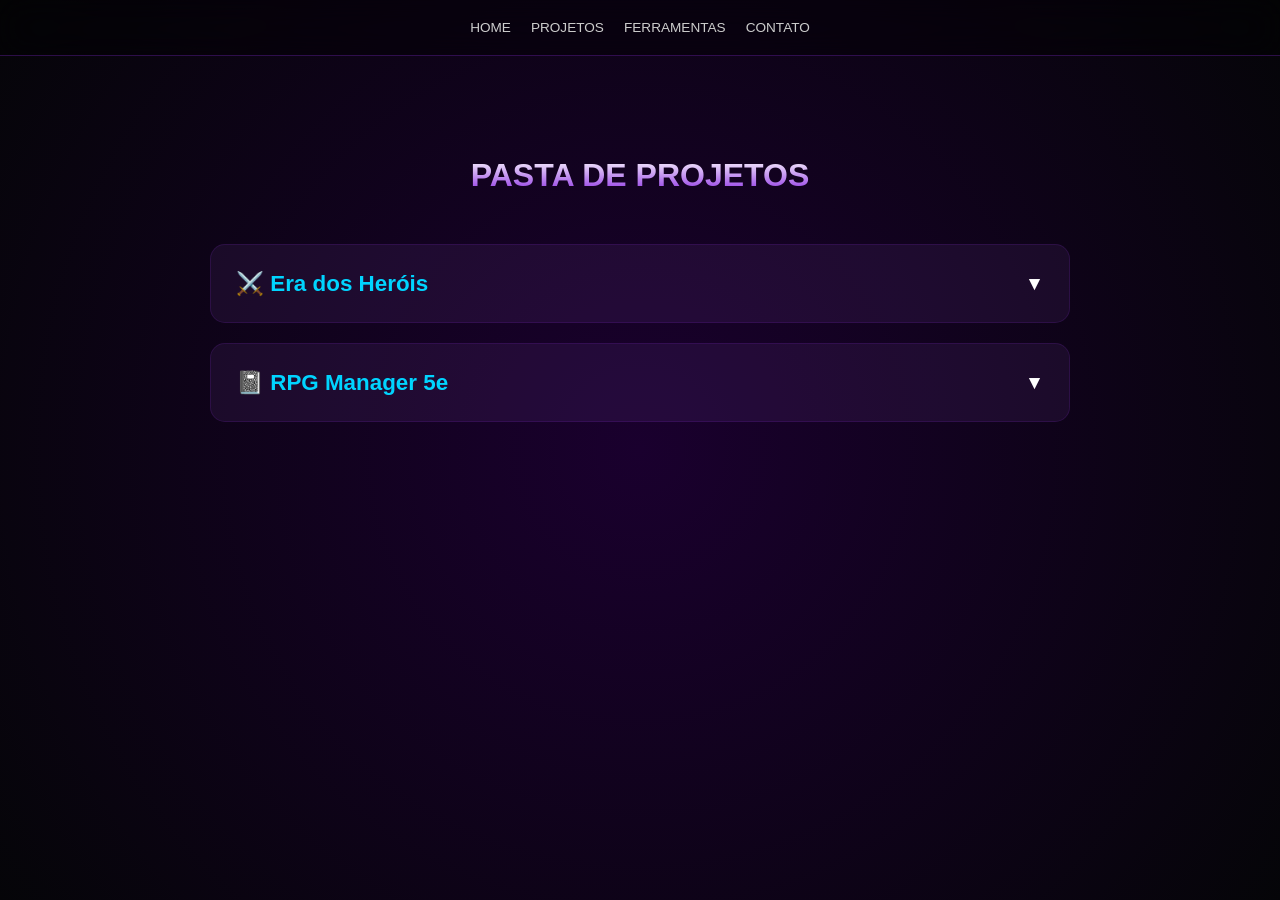
<file: projetos.html>
<!DOCTYPE html>
<html lang="pt-BR">
<head>
    <meta charset="UTF-8">
    <meta name="viewport" content="width=device-width, initial-scale=1.0">
    <title>Meus Projetos - Desenvolvimento de APK</title>
    <style>
        :root {
            --bg-deep: #050508;
            --purple-glow: #8a2be2;
            --purple-dark: #1a002e;
            --accent: #00d4ff; 
            --text: #ffffff;
        }

        * { box-sizing: border-box; font-family: 'Inter', sans-serif; }

        body {
            margin: 0;
            background: radial-gradient(circle at center, var(--purple-dark) 0%, var(--bg-deep) 100%);
            color: var(--text);
            min-height: 100vh;
        }

        nav {
            display: flex;
            justify-content: center;
            gap: 20px;
            padding: 20px;
            background: rgba(0, 0, 0, 0.4);
            backdrop-filter: blur(15px);
            border-bottom: 1px solid rgba(138, 43, 226, 0.3);
        }

        nav a {
            color: #ccc;
            text-decoration: none;
            text-transform: uppercase;
            font-size: 0.85rem;
            transition: 0.3s;
        }

        nav a:hover { color: var(--accent); }

        .container {
            max-width: 900px;
            margin: 60px auto;
            padding: 20px;
        }

        h1 {
            text-align: center;
            text-transform: uppercase;
            background: linear-gradient(to bottom, #fff, #8a2be2);
            -webkit-background-clip: text;
            -webkit-text-fill-color: transparent;
            margin-bottom: 50px;
        }

        /* Sistema de Acordeão para Projetos */
        .project-item {
            background: rgba(255, 255, 255, 0.03);
            border: 1px solid rgba(138, 43, 226, 0.2);
            border-radius: 15px;
            margin-bottom: 20px;
            overflow: hidden;
            transition: 0.3s;
        }

        .project-header {
            padding: 25px;
            cursor: pointer;
            display: flex;
            justify-content: space-between;
            align-items: center;
            background: rgba(138, 43, 226, 0.05);
        }

        .project-header:hover { background: rgba(138, 43, 226, 0.15); }

        .project-header h2 {
            margin: 0;
            font-size: 1.4rem;
            color: var(--accent);
        }

        .project-content {
            max-height: 0;
            opacity: 0;
            padding: 0 25px;
            transition: all 0.5s ease;
            overflow: hidden;
            line-height: 1.6;
            color: #bbb;
        }

        /* Classe ativa para expandir */
        .project-item.active .project-content {
            max-height: 1000px;
            opacity: 1;
            padding: 25px;
            border-top: 1px solid rgba(138, 43, 226, 0.2);
        }

        .btn-link {
            display: inline-block;
            margin-top: 20px;
            padding: 10px 20px;
            background: var(--purple-glow);
            color: white;
            text-decoration: none;
            border-radius: 8px;
            font-weight: bold;
            box-shadow: 0 0 15px var(--purple-glow);
            transition: 0.3s;
        }

        .btn-link:hover {
            transform: scale(1.05);
            box-shadow: 0 0 25px var(--purple-glow);
        }

        .icon { font-size: 1.2rem; transition: 0.3s; }
        .project-item.active .icon { transform: rotate(180deg); color: var(--accent); }

    </style>
</head>
<body>

    <nav>
        <a href="index.html">Home</a>
        <a href="projetos.html">Projetos</a>
        <a href="#">Ferramentas</a>
        <a href="#">Contato</a>
    </nav>

    <div class="container">
        <h1>Pasta de Projetos</h1>

        <div class="project-item">
            <div class="project-header" onclick="toggleProject(this)">
                <h2>⚔️ Era dos Heróis</h2>
                <span class="icon">▼</span>
            </div>
            <div class="project-content">
                <p><strong>Descrição:</strong> Um sistema completo de RPG focado na mitologia grega, desenvolvido para facilitar o gerenciamento de fichas, divindades e crônicas de campanha.</p>
                <p><strong>Funcionalidades:</strong> Grimório de magias, sistema de talentos, notícias expansíveis e criação de personagens automatizada.</p>
                
                <a href="https://neblina793.github.io/era-dos-herois/index.html" target="_blank" class="btn-link">Acessar Projeto Online</a>
            </div>
        </div>

        <div class="project-item">
            <div class="project-header" onclick="toggleProject(this)">
                <h2>📓 RPG Manager 5e</h2>
                <span class="icon">▼</span>
            </div>
            <div class="project-content">
                <p><strong>Descrição:</strong> Uma ferramenta robusta para jogadores e mestres de Dungeons & Dragons 5ª Edição. Este projeto foca na organização de personagens e recursos de jogo em uma interface "Dark Neon" moderna.</p>
                <p><strong>O que esta página faz:</strong></p>
                <ul>
                    <li><strong>Gestão de Personagens:</strong> Criação, edição e exclusão de fichas completas, incluindo atributos (FOR, DES, CON, etc.) e cálculo automático de modificadores.</li>
                    <li><strong>Biblioteca Dinâmica:</strong> Permite criar um banco de dados personalizado de Magias e Talentos.</li>
                    <li><strong>Sistema de Vínculos:</strong> Você pode adicionar magias e talentos criados diretamente à ficha de qualquer personagem salvo.</li>
                    <li><strong>Ficha de Papel Digital:</strong> Exibe os dados em um layout clássico de ficha de RPG para fácil leitura durante as sessões.</li>
                    <li><strong>Persistência de Dados:</strong> Utiliza o armazenamento local do navegador (LocalStorage) para garantir que seus personagens não sumam ao fechar a página.</li>
                </ul>
                
                <a href="RPG_ficha.html" class="btn-link">Abrir Gerenciador de Fichas</a>
            </div>
        </div>

    </div>

    <script>
        function toggleProject(header) {
            const item = header.parentElement;
            item.classList.toggle('active');
        }
    </script>
</body>
</html>
</file>
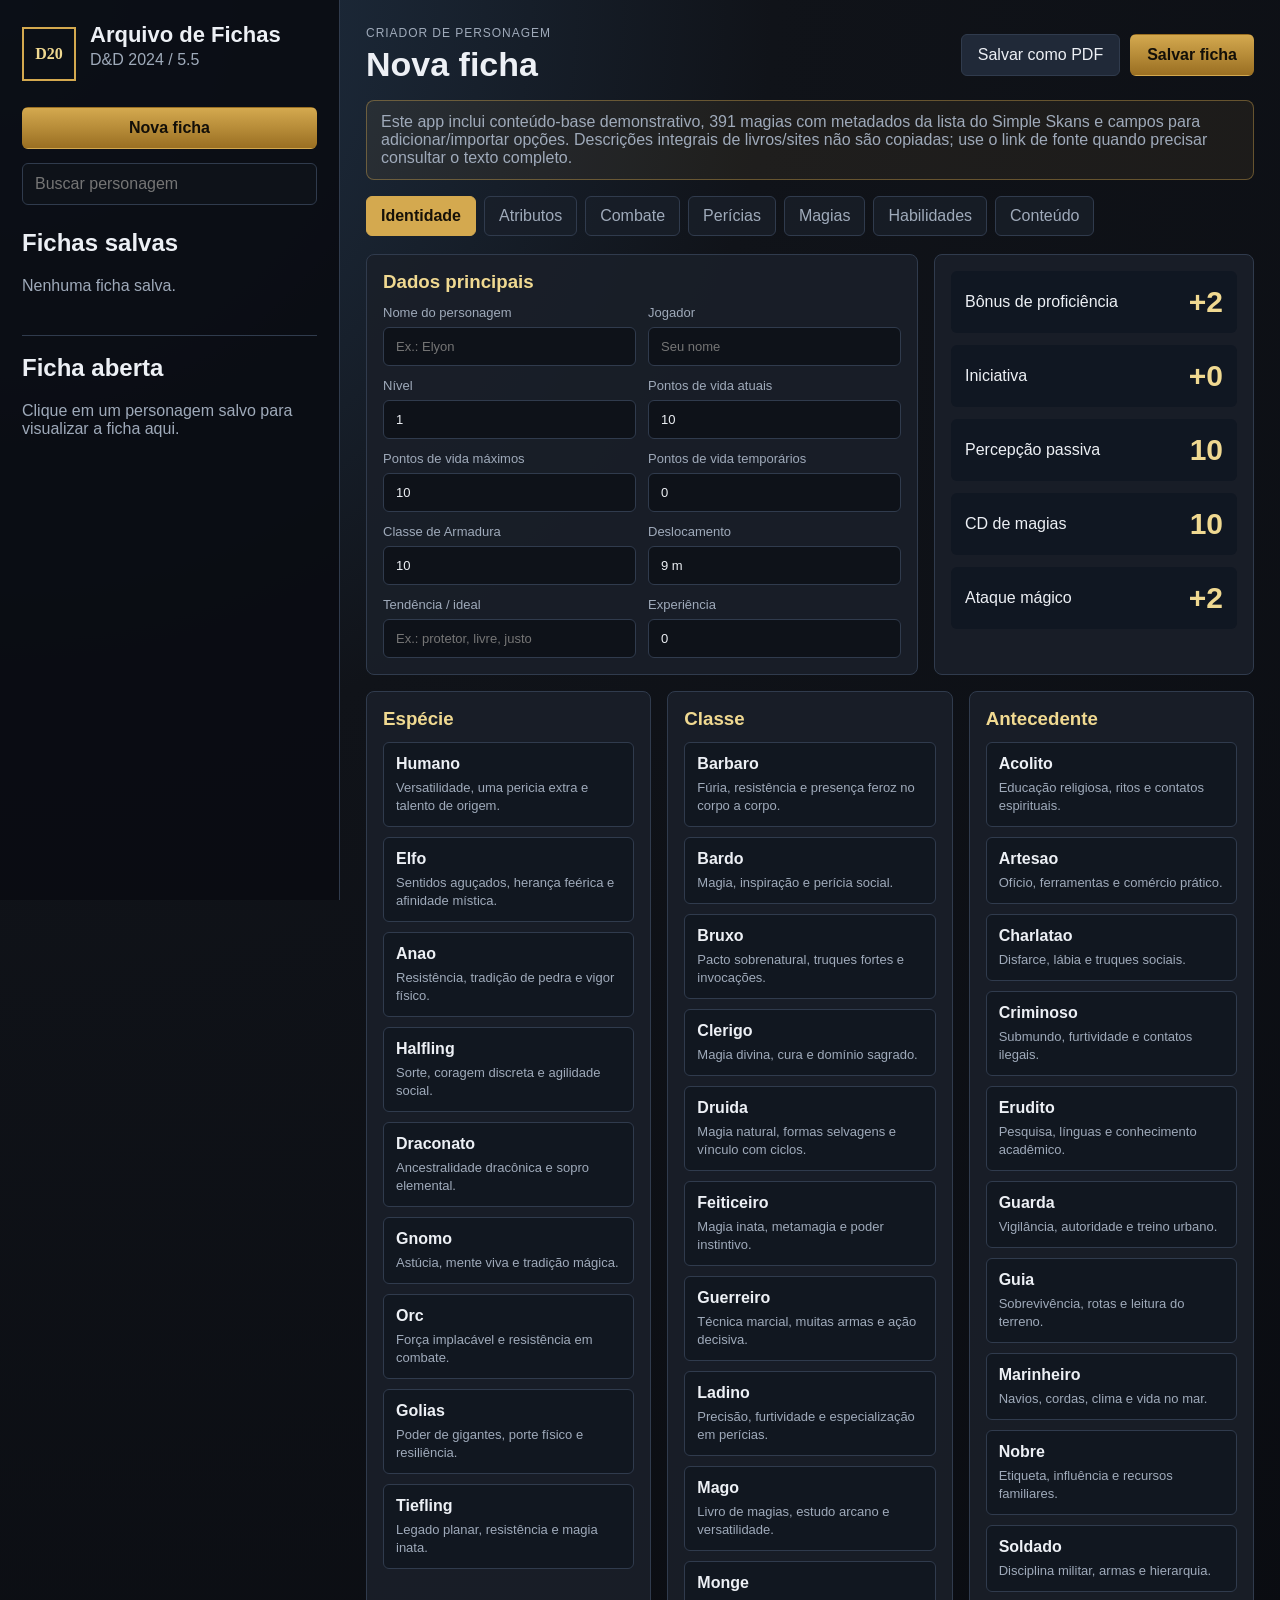
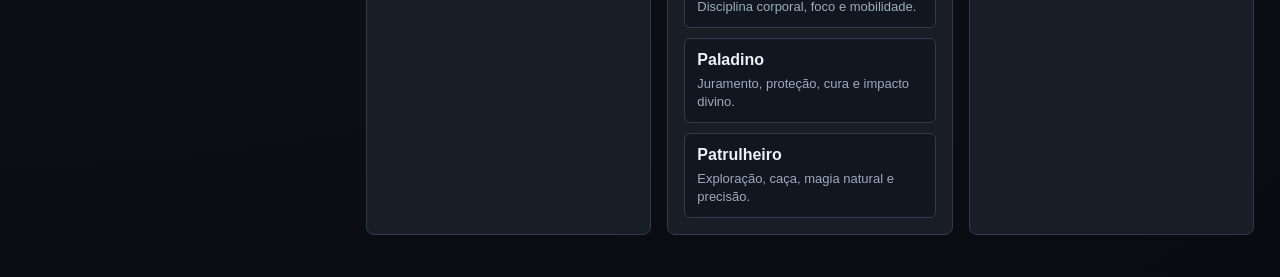
<file: RPG_ficha.html>
<!doctype html>
<html lang="pt-BR">
  <head>
    <meta charset="UTF-8" />
    <meta name="viewport" content="width=device-width, initial-scale=1.0" />
    <meta http-equiv="Cache-Control" content="no-store" />
    <title>D&D 2024 - Criador de Fichas</title>
    <link rel="stylesheet" href="styles.css" />
  </head>
  <body>
    <div class="app-shell">
      <aside class="sidebar">
        <div class="brand">
          <div class="brand-mark">d20</div>
          <div>
            <h1>Arquivo de Fichas</h1>
            <p>D&D 2024 / 5.5</p>
          </div>
        </div>

        <button class="primary full" id="newCharacterBtn">Nova ficha</button>
        <input class="search" id="searchSaved" type="search" placeholder="Buscar personagem" />

        <section>
          <h2>Fichas salvas</h2>
          <div id="savedList" class="saved-list"></div>
        </section>

        <section class="viewer" id="characterViewer">
          <h2>Ficha aberta</h2>
          <div id="viewerContent" class="viewer-content">
            <p class="hint">Clique em um personagem salvo para visualizar a ficha aqui.</p>
          </div>
        </section>
      </aside>

      <main class="workspace">
        <header class="topbar">
          <div>
            <p class="eyebrow">Criador de personagem</p>
            <h2 id="builderTitle">Nova ficha</h2>
          </div>
          <div class="topbar-actions">
            <button class="ghost" id="exportPdfBtn">Salvar como PDF</button>
            <button class="primary" id="saveCharacterBtn">Salvar ficha</button>
          </div>
        </header>

        <div class="notice">
          Este app inclui conteúdo-base demonstrativo, 391 magias com metadados da lista do Simple Skans e campos para adicionar/importar opções. Descrições integrais de livros/sites não são copiadas; use o link de fonte quando precisar consultar o texto completo.
        </div>

        <nav class="tabs" aria-label="Seções da ficha">
          <button class="tab active" data-tab="identity">Identidade</button>
          <button class="tab" data-tab="abilities">Atributos</button>
          <button class="tab" data-tab="combat">Combate</button>
          <button class="tab" data-tab="skills">Perícias</button>
          <button class="tab" data-tab="spells">Magias</button>
          <button class="tab" data-tab="features">Habilidades</button>
          <button class="tab" data-tab="content">Conteúdo</button>
        </nav>

        <form id="characterForm">
          <section class="tab-panel active" id="tab-identity">
            <div class="grid two">
              <div class="panel">
                <h3>Dados principais</h3>
                <div class="field-grid">
                  <label>Nome do personagem<input id="name" name="name" type="text" placeholder="Ex.: Elyon" /></label>
                  <label>Jogador<input id="player" name="player" type="text" placeholder="Seu nome" /></label>
                  <label>Nível<input id="level" name="level" type="number" min="1" max="20" value="1" /></label>
                  <label>Pontos de vida atuais<input id="hp" name="hp" type="number" min="0" value="10" /></label>
                  <label>Pontos de vida máximos<input id="maxHp" name="maxHp" type="number" min="1" value="10" /></label>
                  <label>Pontos de vida temporários<input id="tempHp" name="tempHp" type="number" min="0" value="0" /></label>
                  <label>Classe de Armadura<input id="ac" name="ac" type="number" min="1" value="10" /></label>
                  <label>Deslocamento<input id="speed" name="speed" type="text" value="9 m" /></label>
                  <label>Tendência / ideal<input id="alignment" name="alignment" type="text" placeholder="Ex.: protetor, livre, justo" /></label>
                  <label>Experiência<input id="xp" name="xp" type="number" min="0" value="0" /></label>
                </div>
              </div>

              <div class="stats-panel">
                <div>
                  <span>Bônus de proficiência</span>
                  <strong id="profBonus">+2</strong>
                </div>
                <div>
                  <span>Iniciativa</span>
                  <strong id="initiative">+0</strong>
                </div>
                <div>
                  <span>Percepção passiva</span>
                  <strong id="passivePerception">10</strong>
                </div>
                <div>
                  <span>CD de magias</span>
                  <strong id="spellDc">10</strong>
                </div>
                <div>
                  <span>Ataque mágico</span>
                  <strong id="spellAttack">+2</strong>
                </div>
              </div>
            </div>

            <div class="grid three">
              <div class="panel">
                <h3>Espécie</h3>
                <div id="speciesOptions" class="option-grid"></div>
              </div>
              <div class="panel">
                <h3>Classe</h3>
                <div id="classOptions" class="option-grid"></div>
              </div>
              <div class="panel">
                <h3>Antecedente</h3>
                <div id="backgroundOptions" class="option-grid"></div>
              </div>
            </div>
          </section>

          <section class="tab-panel" id="tab-abilities">
            <div class="ability-grid" id="abilityGrid"></div>
            <div class="panel">
              <h3>Testes de resistência</h3>
              <p class="hint">Clique para marcar proficiência no teste de resistência.</p>
              <div id="savesGrid" class="saves-grid"></div>
            </div>
            <div class="panel">
              <h3>Resumo de combate</h3>
              <div class="field-grid">
                <label>Dados de vida<input id="hitDice" name="hitDice" type="text" placeholder="Ex.: 1d10" /></label>
                <label>Armas / armaduras<textarea id="proficiencies" name="proficiencies" rows="3"></textarea></label>
                <label>Equipamento<textarea id="equipment" name="equipment" rows="3"></textarea></label>
                <label>Anotações<textarea id="notes" name="notes" rows="3"></textarea></label>
              </div>
            </div>
          </section>

          <section class="tab-panel" id="tab-combat">
            <div class="grid two">
              <div class="panel">
                <h3>Ataques e ações</h3>
                <div id="attacksList" class="selected-list"></div>
                <div class="custom-add attack-add">
                  <input id="attackName" type="text" placeholder="Ataque, truque ou ação" />
                  <input id="attackBonus" type="text" placeholder="Bônus" />
                  <input id="attackDamage" type="text" placeholder="Dano / efeito" />
                  <button type="button" class="ghost" id="addAttackBtn">Adicionar</button>
                </div>
              </div>
              <div class="panel">
                <h3>Recursos e estado</h3>
                <div class="field-grid">
                  <label>Inspiração heroica
                    <select id="heroicInspiration">
                      <option value="Não">Não</option>
                      <option value="Sim">Sim</option>
                    </select>
                  </label>
                  <label>Exaustão<input id="exhaustion" name="exhaustion" type="number" min="0" max="6" value="0" /></label>
                  <label>Moedas<textarea id="currency" name="currency" rows="3" placeholder="PO, PP, PC..."></textarea></label>
                  <label>Recursos de classe<textarea id="resources" name="resources" rows="3" placeholder="Usos, cargas, canalizar..."></textarea></label>
                  <label>Condições<textarea id="conditions" name="conditions" rows="3" placeholder="Envenenado, caído, agarrado..."></textarea></label>
                  <label>Idiomas e ferramentas<textarea id="languagesTools" name="languagesTools" rows="3"></textarea></label>
                </div>
              </div>
            </div>
          </section>

          <section class="tab-panel" id="tab-skills">
            <div class="panel">
              <h3>Perícias clicáveis</h3>
              <p class="hint">Clique uma vez para proficiência, duas para especialização, três para limpar.</p>
              <div id="skillsGrid" class="skills-grid"></div>
            </div>
          </section>

          <section class="tab-panel" id="tab-spells">
            <div class="grid two">
              <div class="panel">
                <h3>Adicionar magia</h3>
                <div class="filters">
                  <input id="spellSearch" type="search" placeholder="Buscar magia" />
                  <select id="spellLevelFilter">
                    <option value="">Todos os círculos</option>
                  </select>
                </div>
                <div id="spellOptions" class="catalog"></div>
              </div>
              <div class="panel">
                <h3>Magias da ficha</h3>
                <div id="selectedSpells" class="selected-list"></div>
                <div class="custom-add">
                  <input id="customSpellName" type="text" placeholder="Magia personalizada" />
                  <input id="customSpellLevel" type="number" min="0" max="9" value="0" />
                  <button type="button" class="ghost" id="addCustomSpell">Adicionar</button>
                </div>
              </div>
            </div>
          </section>

          <section class="tab-panel" id="tab-features">
            <div class="grid two">
              <div class="panel">
                <h3>Habilidades disponíveis</h3>
                <div id="featureOptions" class="catalog"></div>
              </div>
              <div class="panel">
                <h3>Habilidades da ficha</h3>
                <div id="selectedFeatures" class="selected-list"></div>
                <div class="custom-add">
                  <input id="customFeatureName" type="text" placeholder="Habilidade personalizada" />
                  <button type="button" class="ghost" id="addCustomFeature">Adicionar</button>
                </div>
              </div>
            </div>
          </section>

          <section class="tab-panel" id="tab-content">
            <div class="grid two">
              <div class="panel">
                <h3>Adicionar opção ao app</h3>
                <div class="field-grid">
                  <label>Tipo
                    <select id="contentType">
                      <option value="species">Espécie</option>
                      <option value="classes">Classe</option>
                      <option value="backgrounds">Antecedente</option>
                      <option value="spells">Magia</option>
                      <option value="features">Habilidade</option>
                    </select>
                  </label>
                  <label>Nome<input id="contentName" type="text" /></label>
                  <label>Detalhes<textarea id="contentText" rows="4"></textarea></label>
                </div>
                <button type="button" class="primary" id="addContentBtn">Adicionar conteúdo</button>
              </div>

              <div class="panel">
                <h3>Importar JSON</h3>
                <p class="hint">Cole um JSON com chaves: species, classes, backgrounds, spells, features.</p>
                <textarea id="importJson" rows="9" placeholder='{"spells":[{"name":"Nome","level":1,"summary":"Resumo"}]}'></textarea>
                <button type="button" class="ghost" id="importJsonBtn">Importar</button>
              </div>
            </div>
          </section>
        </form>
      </main>
    </div>

    <section id="printSheet" class="print-sheet"></section>

    <script src="dnd2024-spells.js?v=1"></script>
    <script src="app.js?v=4"></script>
  </body>
</html>
</file>
<file: styles.css>
:root {
  --bg: #101319;
  --panel: #191f29;
  --panel-2: #202938;
  --line: #303b4d;
  --text: #edf0f5;
  --muted: #9faaba;
  --gold: #d4a94f;
  --gold-2: #f0d991;
  --red: #a84444;
  --green: #5fbf9b;
  --paper: #f5ecd8;
  --ink: #19130e;
  --radius: 8px;
}

* {
  box-sizing: border-box;
}

body {
  margin: 0;
  min-height: 100vh;
  color: var(--text);
  background: radial-gradient(circle at top left, #23364c 0, #101319 34%, #090b10 100%);
  font-family: Arial, Helvetica, sans-serif;
}

button,
input,
select,
textarea {
  font: inherit;
}

button {
  cursor: pointer;
}

.app-shell {
  display: grid;
  grid-template-columns: 340px 1fr;
  min-height: 100vh;
}

.sidebar {
  border-right: 1px solid var(--line);
  background: rgba(10, 13, 19, 0.92);
  padding: 22px;
  position: sticky;
  top: 0;
  height: 100vh;
  overflow: auto;
}

.brand {
  display: flex;
  align-items: center;
  gap: 14px;
  margin-bottom: 22px;
}

.brand-mark {
  display: grid;
  place-items: center;
  width: 54px;
  height: 54px;
  border: 2px solid var(--gold);
  color: var(--gold-2);
  font-family: Georgia, serif;
  font-weight: 700;
  text-transform: uppercase;
}

h1,
h2,
h3,
p {
  margin-top: 0;
}

h1 {
  margin-bottom: 3px;
  font-size: 22px;
}

.brand p,
.hint,
.notice,
.saved-meta,
.eyebrow {
  color: var(--muted);
}

.workspace {
  padding: 26px;
}

.topbar {
  display: flex;
  justify-content: space-between;
  align-items: center;
  gap: 18px;
  margin-bottom: 16px;
}

.topbar h2 {
  margin-bottom: 0;
  font-size: 34px;
}

.eyebrow {
  margin-bottom: 5px;
  text-transform: uppercase;
  letter-spacing: 0.08em;
  font-size: 12px;
}

.topbar-actions,
.filters,
.custom-add {
  display: flex;
  gap: 10px;
  align-items: center;
}

.primary,
.ghost,
.danger {
  min-height: 42px;
  border-radius: 6px;
  border: 1px solid transparent;
  padding: 0 16px;
  color: var(--text);
  background: var(--panel-2);
}

.primary {
  background: linear-gradient(180deg, #d4a94f, #9a6f22);
  color: #130f08;
  font-weight: 700;
}

.ghost {
  border-color: var(--line);
}

.danger {
  color: #ffd9d9;
  border-color: #743333;
  background: #371b1e;
}

.full {
  width: 100%;
}

.search,
input,
select,
textarea {
  width: 100%;
  border: 1px solid var(--line);
  border-radius: 6px;
  padding: 11px 12px;
  color: var(--text);
  background: #0e1219;
}

textarea {
  resize: vertical;
}

.search {
  margin: 14px 0 24px;
}

.notice {
  border: 1px solid rgba(212, 169, 79, 0.4);
  border-radius: var(--radius);
  padding: 12px 14px;
  margin-bottom: 16px;
  background: rgba(212, 169, 79, 0.08);
}

.tabs {
  display: flex;
  flex-wrap: wrap;
  gap: 8px;
  margin-bottom: 18px;
}

.tab {
  border: 1px solid var(--line);
  border-radius: 6px;
  padding: 10px 14px;
  color: var(--muted);
  background: rgba(25, 31, 41, 0.78);
}

.tab.active {
  color: #161108;
  background: var(--gold);
  border-color: var(--gold);
  font-weight: 700;
}

.tab-panel {
  display: none;
}

.tab-panel.active {
  display: block;
}

.grid {
  display: grid;
  gap: 16px;
  margin-bottom: 16px;
}

.grid.two {
  grid-template-columns: minmax(0, 1.3fr) minmax(320px, 0.7fr);
}

.grid.three {
  grid-template-columns: repeat(3, minmax(0, 1fr));
}

.panel,
.stats-panel {
  border: 1px solid var(--line);
  border-radius: var(--radius);
  background: rgba(25, 31, 41, 0.92);
  padding: 16px;
}

.panel h3 {
  margin-bottom: 12px;
  color: var(--gold-2);
}

.field-grid {
  display: grid;
  grid-template-columns: repeat(2, minmax(0, 1fr));
  gap: 12px;
}

label {
  display: grid;
  gap: 7px;
  color: var(--muted);
  font-size: 13px;
}

.stats-panel {
  display: grid;
  gap: 12px;
  align-content: start;
}

.stats-panel div {
  display: flex;
  justify-content: space-between;
  align-items: center;
  border-radius: 6px;
  padding: 14px;
  background: #101722;
}

.stats-panel strong {
  color: var(--gold-2);
  font-size: 30px;
}

.option-grid,
.catalog,
.selected-list,
.saved-list {
  display: grid;
  gap: 10px;
}

.option-card,
.catalog-card,
.saved-card,
.selected-item {
  border: 1px solid var(--line);
  border-radius: 6px;
  padding: 12px;
  background: #111720;
}

.option-card {
  text-align: left;
}

.option-card.selected,
.skill-card[data-rank="1"],
.skill-card[data-rank="2"] {
  border-color: var(--gold);
  box-shadow: inset 0 0 0 1px rgba(212, 169, 79, 0.35);
}

.option-card strong,
.catalog-card strong,
.saved-card strong {
  display: block;
  margin-bottom: 5px;
  color: var(--text);
}

.option-card span,
.catalog-card span,
.selected-item span {
  color: var(--muted);
  font-size: 13px;
}

.ability-grid {
  display: grid;
  grid-template-columns: repeat(6, minmax(120px, 1fr));
  gap: 14px;
  margin-bottom: 16px;
}

.ability-card {
  border: 1px solid var(--line);
  border-radius: var(--radius);
  padding: 14px;
  background: rgba(25, 31, 41, 0.92);
  text-align: center;
}

.ability-card strong {
  color: var(--gold-2);
}

.ability-card input {
  margin: 10px 0;
  text-align: center;
  font-size: 24px;
  font-weight: 700;
}

.mod {
  display: inline-grid;
  place-items: center;
  min-width: 48px;
  min-height: 34px;
  border: 1px solid var(--line);
  border-radius: 999px;
  background: #0e1219;
}

.skills-grid {
  display: grid;
  grid-template-columns: repeat(3, minmax(0, 1fr));
  gap: 10px;
}

.saves-grid {
  display: grid;
  grid-template-columns: repeat(6, minmax(0, 1fr));
  gap: 10px;
}

.skill-card {
  display: flex;
  justify-content: space-between;
  align-items: center;
  gap: 10px;
  border: 1px solid var(--line);
  border-radius: 6px;
  padding: 12px;
  color: var(--text);
  background: #111720;
}

.save-card {
  display: grid;
  gap: 6px;
  border: 1px solid var(--line);
  border-radius: 6px;
  padding: 12px;
  color: var(--text);
  background: #111720;
  text-align: center;
}

.save-card.selected {
  border-color: var(--gold);
  box-shadow: inset 0 0 0 1px rgba(212, 169, 79, 0.35);
}

.save-card strong {
  color: var(--gold-2);
  font-size: 22px;
}

.skill-card[data-rank="2"] {
  border-color: var(--green);
}

.rank {
  min-width: 38px;
  text-align: center;
  color: var(--gold-2);
  font-weight: 700;
}

.catalog {
  max-height: 520px;
  overflow: auto;
  padding-right: 4px;
}

.catalog-card {
  display: grid;
  grid-template-columns: 1fr auto;
  gap: 10px;
  align-items: center;
}

.selected-item {
  display: flex;
  justify-content: space-between;
  align-items: center;
  gap: 10px;
}

.selected-item button,
.saved-actions button {
  min-height: 34px;
  padding: 0 10px;
}

.custom-add {
  margin-top: 12px;
}

.attack-add {
  display: grid;
  grid-template-columns: 1fr 120px 1fr auto;
}

.saved-card {
  cursor: pointer;
}

.saved-summary {
  display: flex;
  justify-content: space-between;
  gap: 10px;
}

.saved-details {
  display: none;
  margin-top: 12px;
  padding-top: 12px;
  border-top: 1px solid var(--line);
  color: var(--muted);
}

.saved-card.open .saved-details {
  display: block;
}

.saved-actions {
  display: flex;
  gap: 8px;
  margin-top: 10px;
}

.viewer {
  margin-top: 24px;
  border-top: 1px solid var(--line);
  padding-top: 18px;
}

.viewer-content {
  display: grid;
  gap: 10px;
}

.viewer-hero {
  border: 1px solid rgba(212, 169, 79, 0.45);
  border-radius: 6px;
  padding: 12px;
  background: rgba(212, 169, 79, 0.08);
}

.viewer-hero strong {
  display: block;
  color: var(--gold-2);
  font-size: 20px;
}

.viewer-hero span,
.viewer details p {
  color: var(--muted);
}

.viewer-grid {
  display: grid;
  grid-template-columns: repeat(3, 1fr);
  gap: 8px;
}

.viewer-grid div {
  border: 1px solid var(--line);
  border-radius: 6px;
  padding: 9px;
  background: #111720;
}

.viewer-grid span {
  display: block;
  color: var(--muted);
  font-size: 12px;
}

.viewer-grid b {
  color: var(--gold-2);
  font-size: 18px;
}

.viewer details {
  border: 1px solid var(--line);
  border-radius: 6px;
  padding: 10px 12px;
  background: #111720;
}

.viewer summary {
  cursor: pointer;
  color: var(--text);
  font-weight: 700;
}

.viewer details p {
  margin: 10px 0 0;
  line-height: 1.45;
}

.print-sheet {
  display: none;
}

@media (max-width: 1100px) {
  .app-shell {
    grid-template-columns: 1fr;
  }

  .sidebar {
    position: static;
    height: auto;
  }

  .grid.two,
  .grid.three,
  .field-grid,
  .skills-grid,
  .saves-grid,
  .attack-add,
  .ability-grid {
    grid-template-columns: 1fr;
  }

  .topbar {
    align-items: flex-start;
    flex-direction: column;
  }
}

@media print {
  body {
    background: white;
  }

  .app-shell {
    display: none;
  }

  .print-sheet {
    display: block;
    color: var(--ink);
    background: white;
    font-family: Georgia, "Times New Roman", serif;
  }

  .sheet-page {
    padding: 18mm;
    page-break-after: always;
  }

  .sheet-title {
    border-bottom: 2px solid #2a1b10;
    margin-bottom: 10mm;
    padding-bottom: 4mm;
  }

  .sheet-title h1 {
    font-size: 28pt;
    margin: 0;
  }

  .sheet-grid {
    display: grid;
    grid-template-columns: repeat(3, 1fr);
    gap: 5mm;
  }

  .sheet-box {
    border: 1px solid #2a1b10;
    padding: 4mm;
    min-height: 25mm;
  }

  .sheet-wide {
    grid-column: 1 / -1;
  }

  .sheet-box h2 {
    font-size: 12pt;
    margin: 0 0 3mm;
  }

  .sheet-box p,
  .sheet-box li {
    font-size: 10pt;
  }
}
</file>
